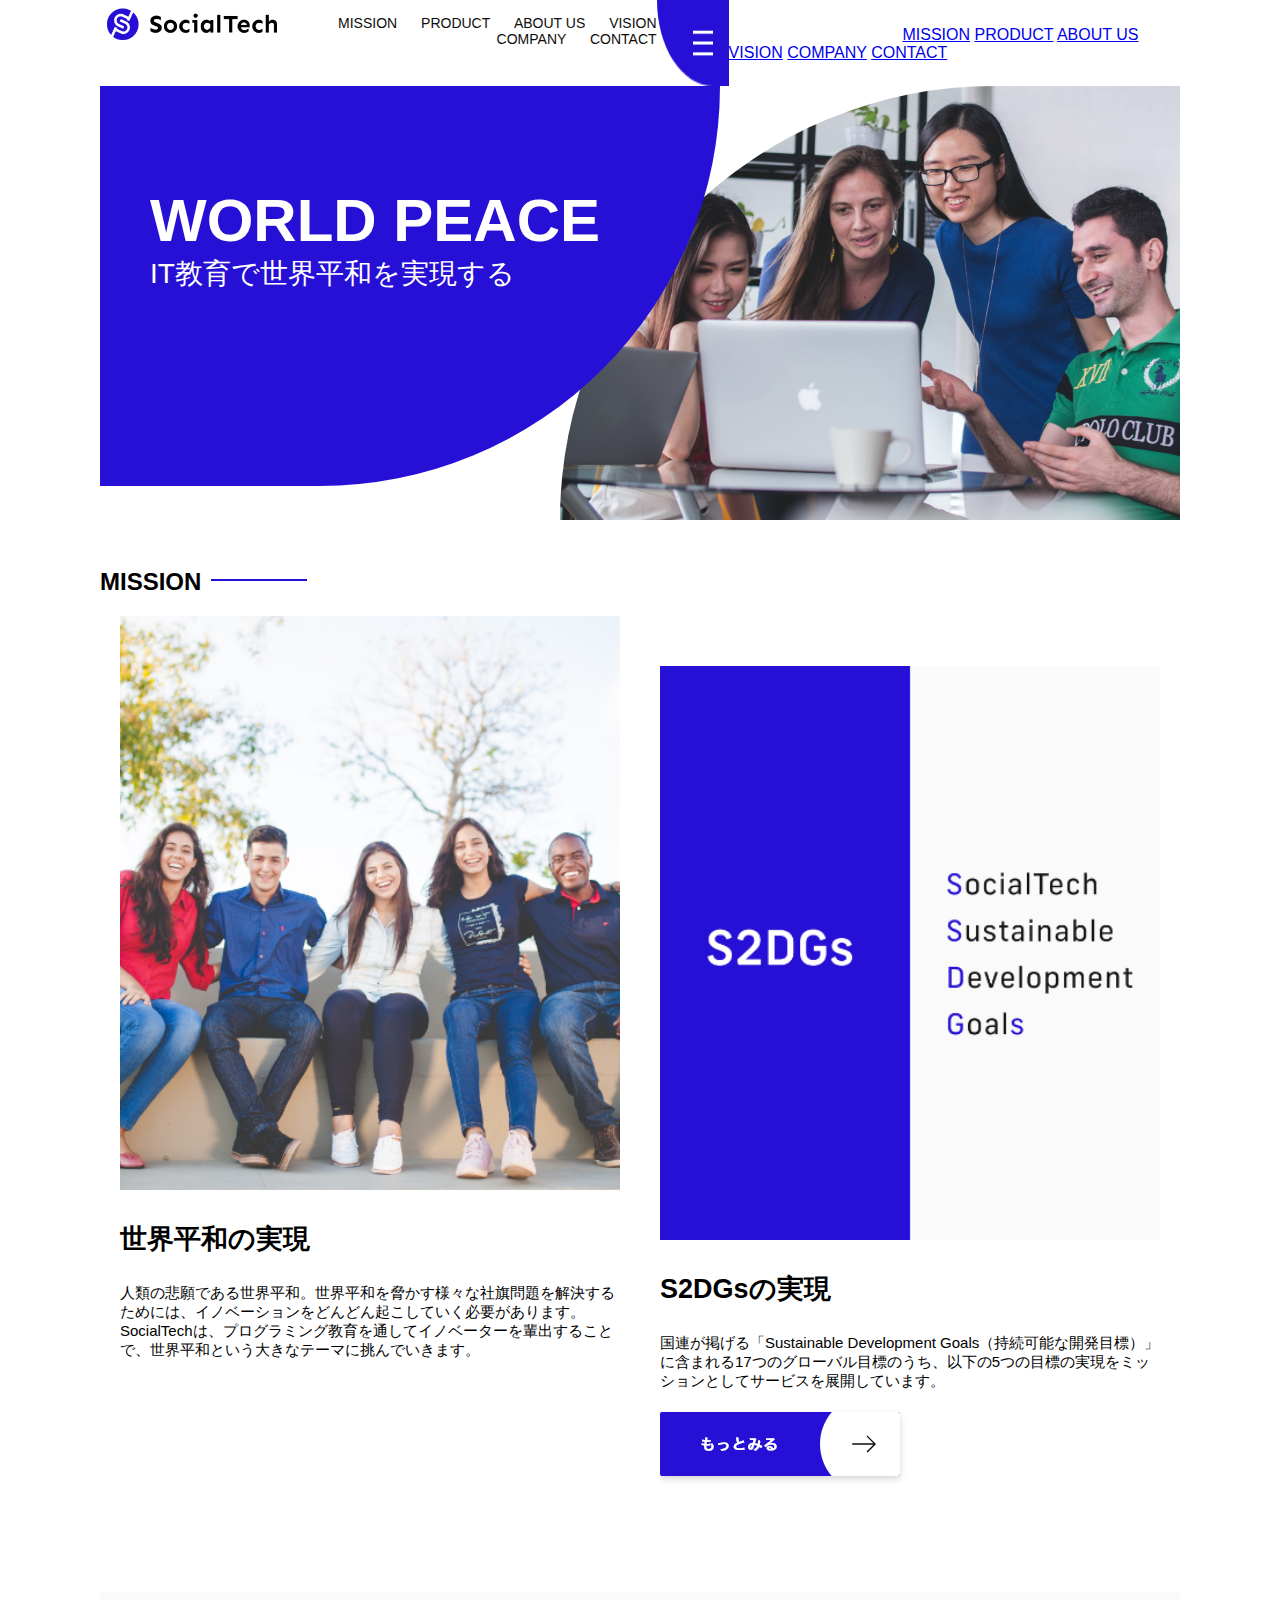
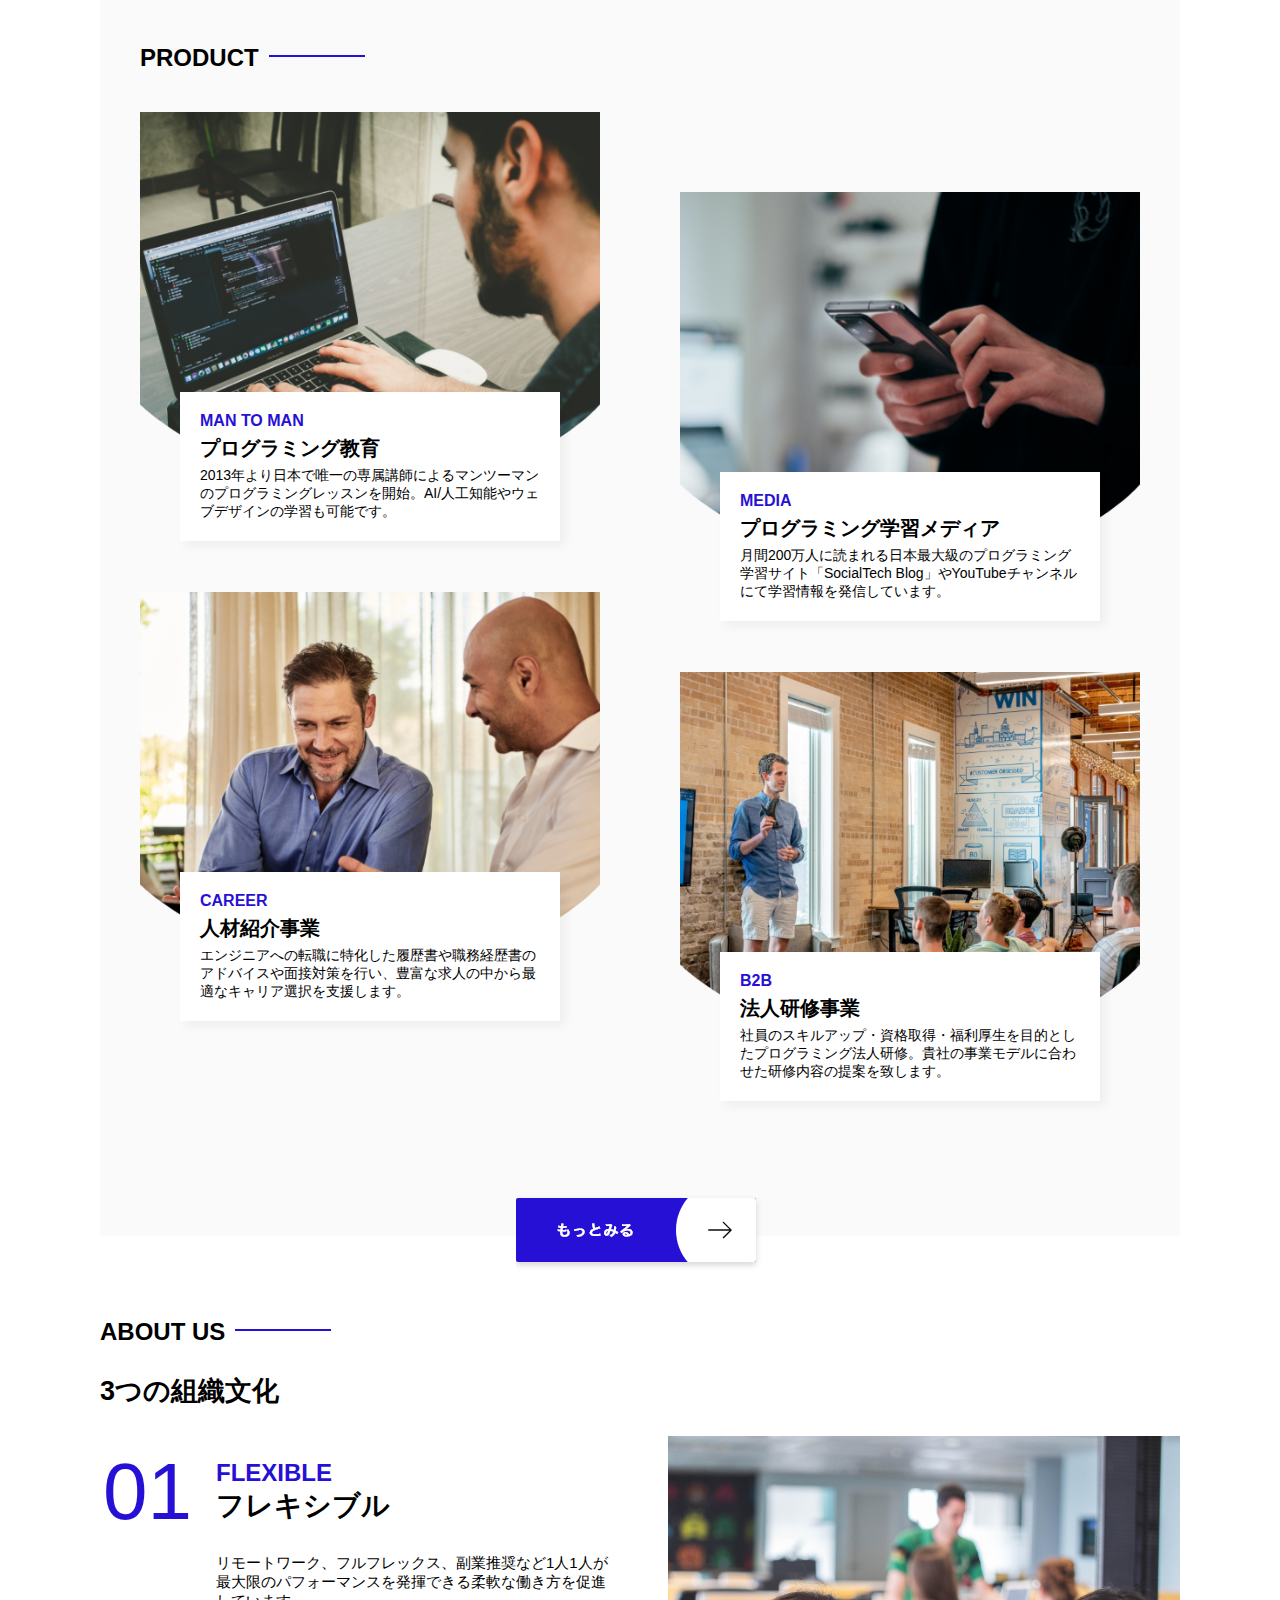
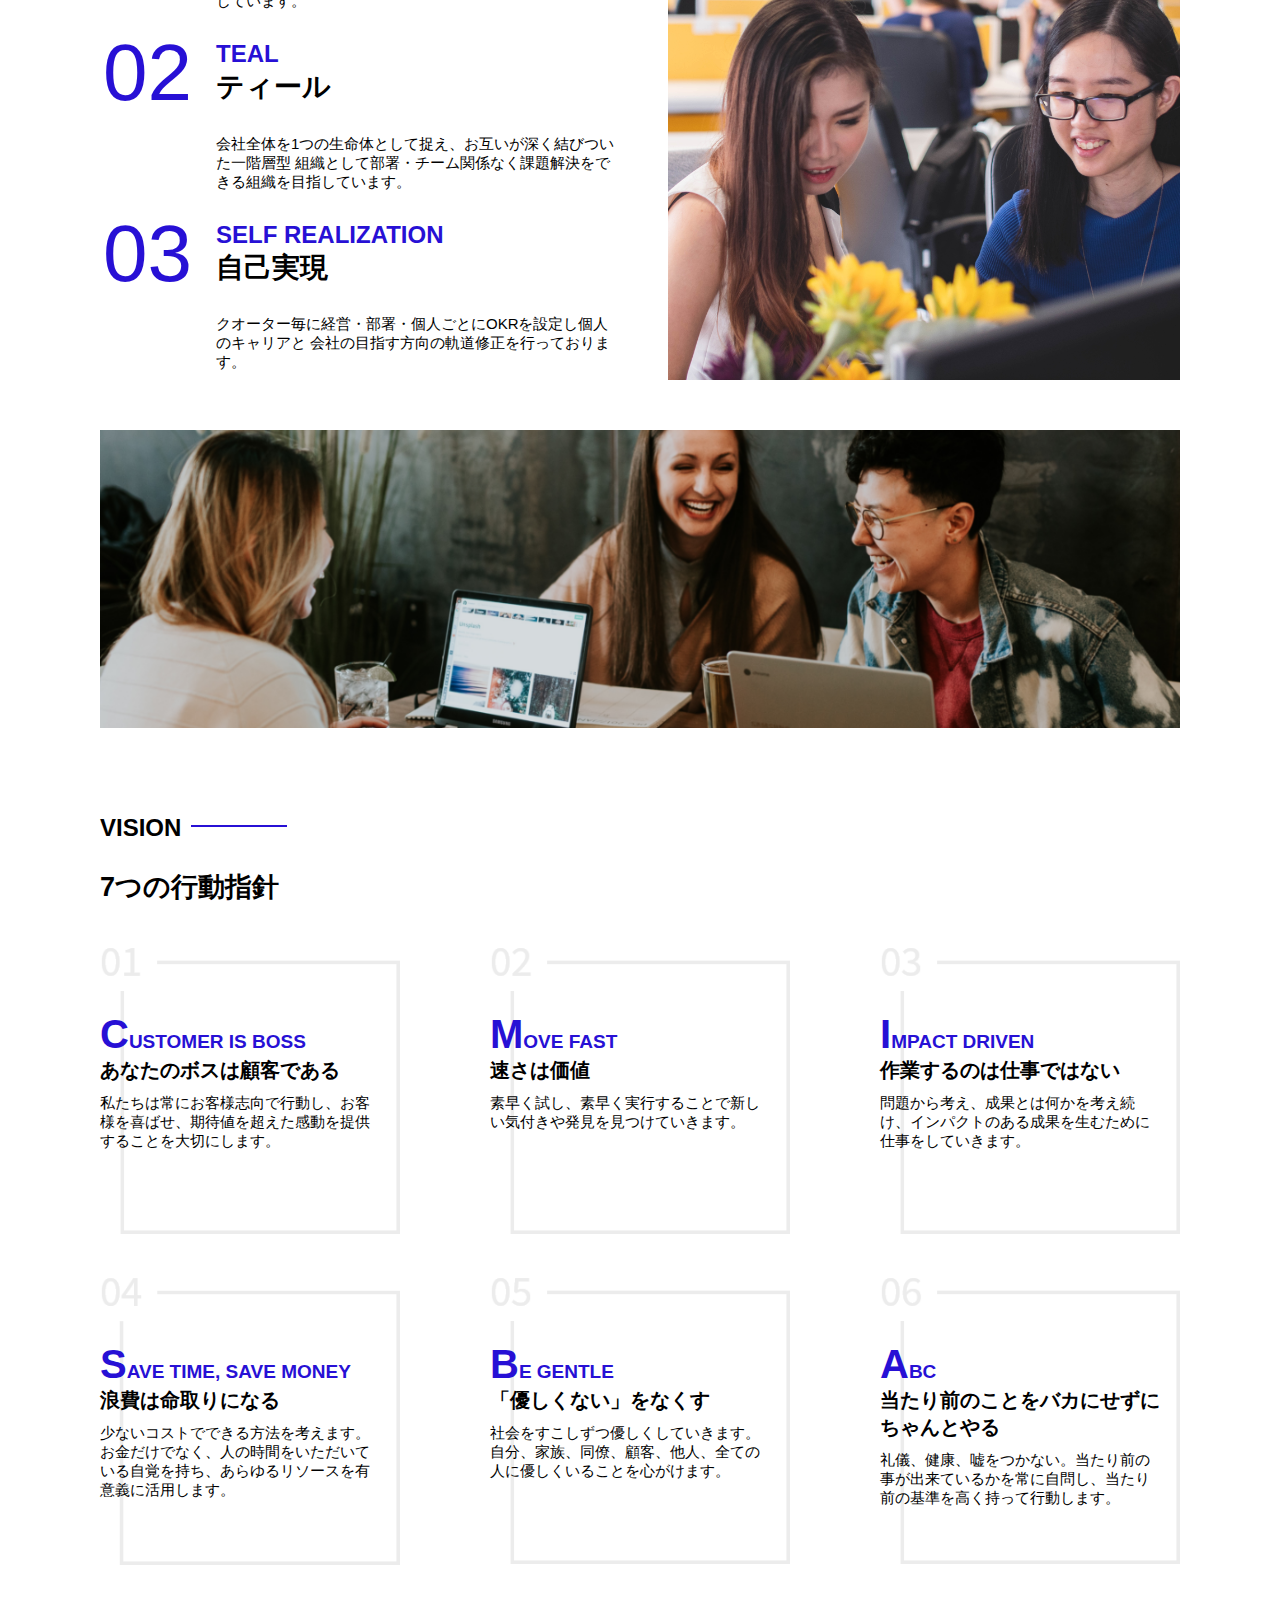
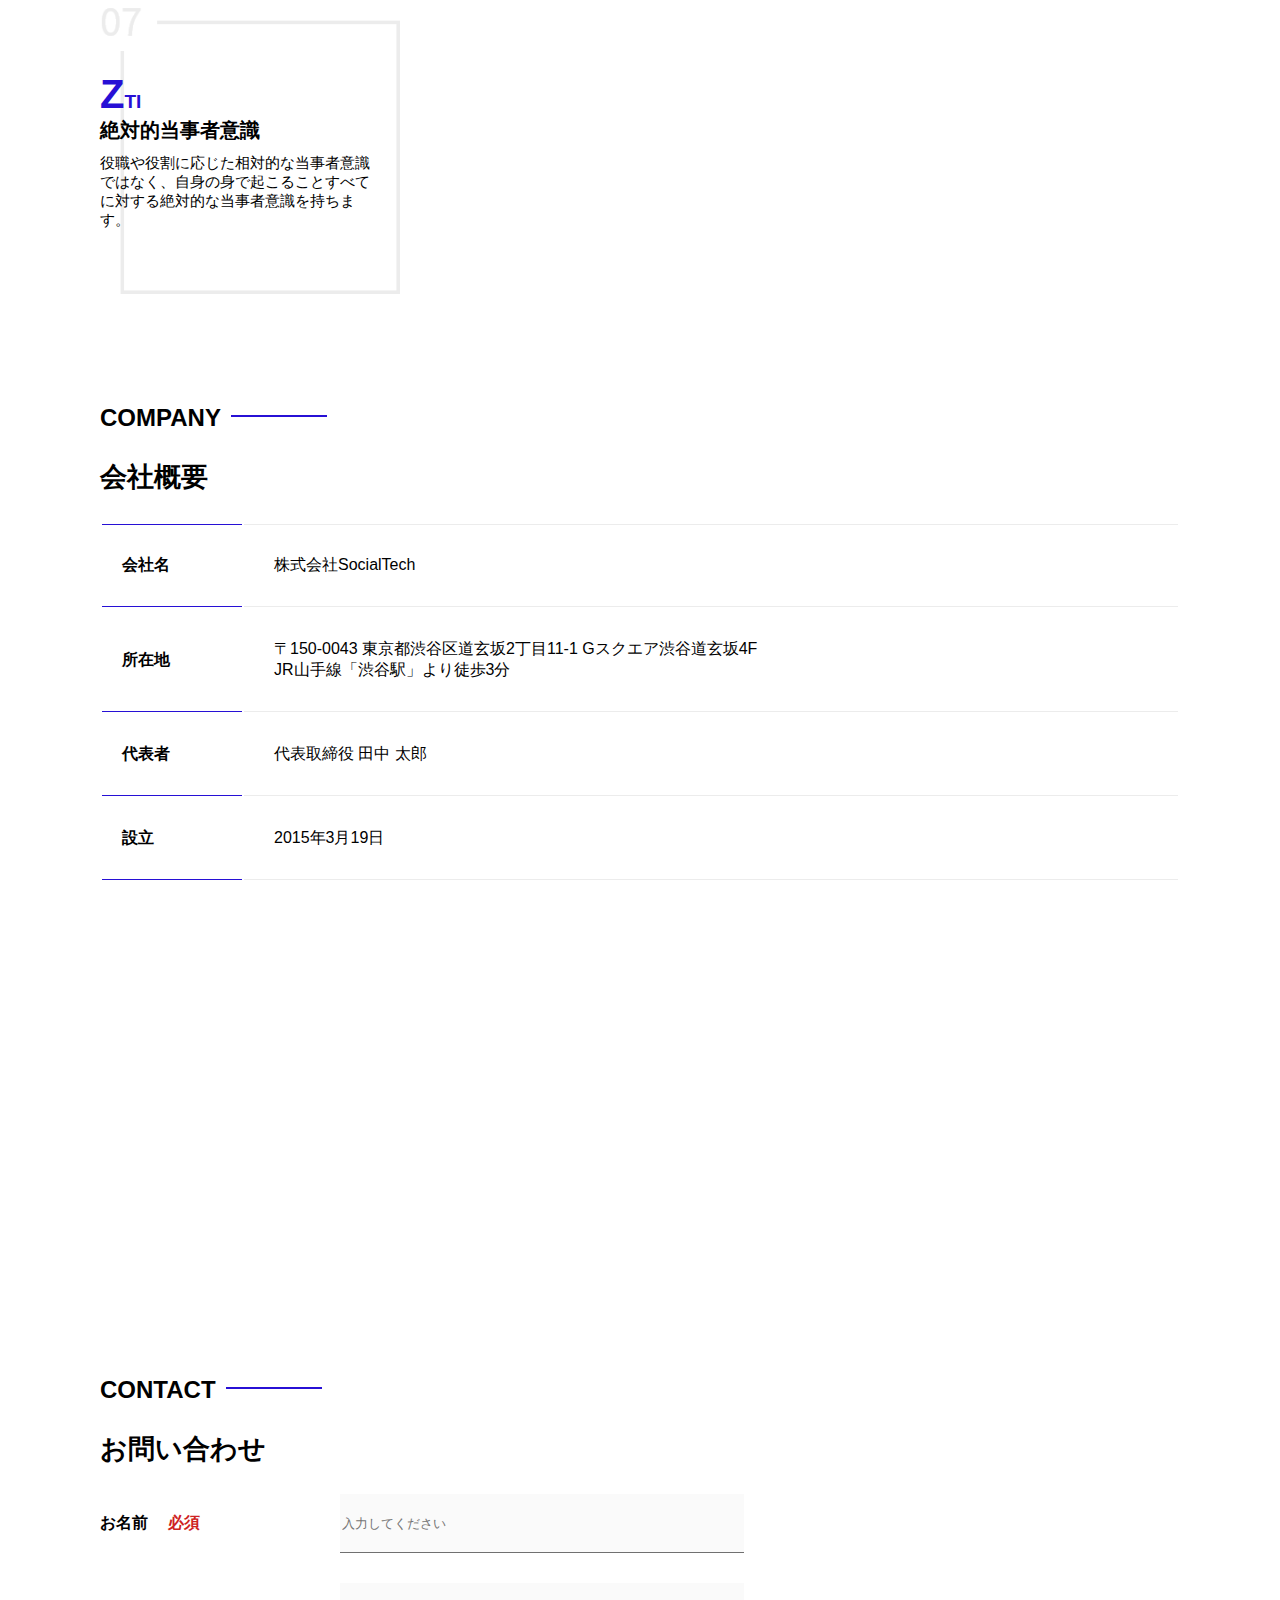
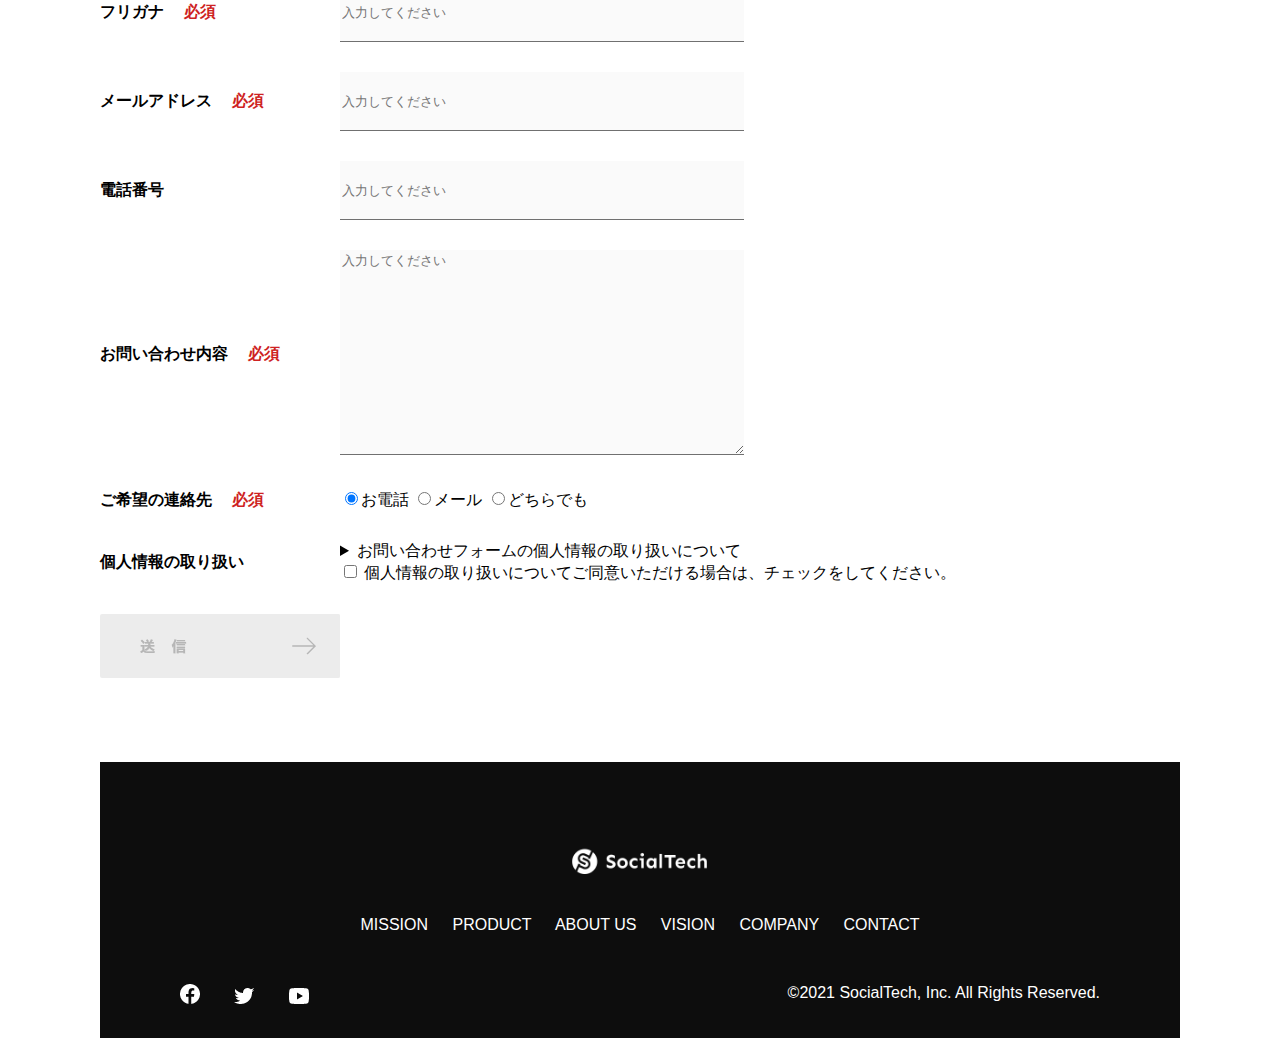
<file: hamburger/socialtech/index.html>
<!DOCTYPE html>
<html>
<head>
  <title>SocialTech</title>
  <meta charset="UTF-8">
  <meta name="description" content="SocialTechはEdTech業界のリーディングカンパニーを目指します。">
  <meta name="viewport" content="width=device-width, initial-scale=1.0">
  <link rel="stylesheet" href="style.css">
</head>
<body>
  <!-- ヘッダー -->
  <header>
    <!-- ロゴ -->
    <a href="index.html" id="logo"><img src="images/logo.png" alt="トップページに戻る"></a>

    <!-- PC用ナビゲーション -->
    <nav id="nav-pc">
      <a href="mission.html">MISSION</a>
      <a href="product.html">PRODUCT</a>
      <a href="index.html#aboutus">ABOUT US</a>
      <a href="index.html#vision">VISION</a>
      <a href="index.html#company">COMPANY</a>
      <a href="index.html#contact">CONTACT</a>
    </nav>
    <!-- スマホ用メニューボタン -->
    <img src="images/button-menu.png" alt="ナビゲーションを開く" id="menu-sp" onclick="document.getElementById('nav-sp').style.display = 'block'">

    <!-- スマホ用ナビゲーション -->
    <nav id="nav-sp">
      <img src="images/button-close.png" alt="ナビゲーションを閉じる" id="close" onclick="document.getElementById('nav-sp').style.display = 'none'">
      <a href="index.html" id="logo-sp" onclick="document.getElementById('nav-sp').style.display = 'none'"><img src="images/logo-sp.png" alt="トップページに戻る"></a>
      <a href="mission.html" class="menu" onclick="document.getElementById('nav-sp').style.display = 'none'">MISSION</a>
      <a href="product.html" class="menu" onclick="document.getElementById('nav-sp').style.display = 'none'">PRODUCT</a>
      <a href="index.html#aboutus" class="menu" onclick="document.getElementById('nav-sp').style.display = 'none'">ABOUT US</a>
      <a href="index.html#vision" class="menu" onclick="document.getElementById('nav-sp').style.display = 'none'">VISION</a>
      <a href="index.html#company" class="menu" onclick="document.getElementById('nav-sp').style.display = 'none'">COMPANY</a>
      <a href="index.html#contact" class="menu" onclick="document.getElementById('nav-sp').style.display = 'none'">CONTACT</a>
      <div id="sns">
        <a href="https://www.facebook.com/sejuku2013"><img src="images/button-facebook.png" alt="Facebookのリンク"></a>
        <a href="https://twitter.com/samuraijuku"><img src="images/button-twitter.png" alt="Twitterのリンク"></a>
        <a href="https://www.youtube.com/channel/UCCFOQO5aDK0xXam4cUQXT8g"><img src="images/button-youtube.png" alt="YouTubeのリンク"></a>
      </div>
    </nav>
  </header>
  <main>
    <article>
      <!-- メインビジュアル -->
      <section id="main-visual">
        <div id="main-massage">
          <h1>WORLD PEACE</h1>
          <p>IT教育で世界平和を実現する</p>
        </div>
        <img src="images/index/index-main.png" alt="PCの周りに集まる多国籍の仲間たち">
      </section>
      <!-- ミッション -->
      <section id="mission">
          <h2 class="index-h2">MISSION</h2>
        <div id="mission-flex">
          <div>
            <img src="images/index/index-mission.png" alt="屋外のベンチで写真を撮影する多国籍の仲間たち" id="mission-photo">
            <h3>世界平和の実現</h3>
            <p>
              人類の悲願である世界平和。世界平和を脅かす様々な社旗問題を解決するためには、イノベーションをどんどん起こしていく必要があります。SocialTechは、プログラミング教育を通してイノベーターを輩出することで、世界平和という大きなテーマに挑んでいきます。
            </p>
          </div>
          <div>
            <img src="images/index/s2dgs.png" alt="S2DGs" id="s2dgs">
            <h3>S2DGsの実現</h3>
            <p>
              国連が掲げる「Sustainable Development Goals（持続可能な開発目標）」に含まれる17つのグローバル目標のうち、以下の5つの目標の実現をミッションとしてサービスを展開しています。
            </p>
            <a href="mission.html">
              <img src="images/button-more.png" alt="もっとみる">
            </a>
          </div>
        </div>
      </section>
      <!-- プロダクト -->
      <section id="product">
        <h2 class="index-h2">PRODUCT</h2>
        <div>
          <div id="product-left">
            <div>
              <img src="images/index/index-mantoman.png" alt="PCでコードを書く男性" class="product-photo">
              <div class="product-explain">
                <span>MAN TO MAN</span>
                <h3>プログラミング教育</h3>
                <p>
                  2013年より日本で唯一の専属講師によるマンツーマンのプログラミングレッスンを開始。AI/人工知能やウェブデザインの学習も可能です。
                </p>              
              </div>
            </div> 
            <div>
              <img src="images/index/index-career.png" alt="笑顔で話し合う２人の男性" class="product-photo">
              <div class="product-explain">
                <span>CAREER</span>
                <h3>人材紹介事業</h3>
                <p>
                  エンジニアへの転職に特化した履歴書や職務経歴書のアドバイスや面接対策を行い、豊富な求人の中から最適なキャリア選択を支援します。
                </p>
              </div>
            </div> 
          </div>
          <div id="product-right">
            <div>
              <img src="images/index/index-media.png" alt="スマートフォンを操作する人" class="product-photo">
              <div class="product-explain">
                <span>MEDIA</span>
                <h3>プログラミング学習メディア</h3>
                <p>
                  月間200万人に読まれる日本最大級のプログラミング学習サイト「SocialTech Blog」やYouTubeチャンネルにて学習情報を発信しています。
                </p>                
              </div>              
            </div>
            <div>
              <img src="images/index/index-b2b.png" alt="講演中の男性とそれを聴く人々" class="product-photo">
              <div class="product-explain">
                <span>B2B</span>
                <h3>法人研修事業</h3>
                <p>
                  社員のスキルアップ・資格取得・福利厚生を目的としたプログラミング法人研修。貴社の事業モデルに合わせた研修内容の提案を致します。
                </p>
              </div>
            </div>
          </div>
        </div>  
        <div>
          <a href="product.html" id="product-more">
            <img src="images/button-more.png" alt="もっとみる">
          </a>
        </div>
      </section>
      <!-- ABOUT US -->
      <section id="aboutus">
        <h2 class="index-h2">ABOUT US</h2>
        <h3>3つの組織文化</h3>
        <div>
          <table class="culture-table">
            <tr>
              <td>
                <span class="culture-num">01</span>
              </td>
              <td>
                <span class="culture-en">FLEXIBLE</span>
                <span class="culture-jp">フレキシブル</span>
              </td>
            </tr>
            <tr>
              <td>
                <!-- 空白のセル -->
              </td>
              <td>
                <p class="culture-description">
                  リモートワーク、フルフレックス、副業推奨など1人1人が最大限のパフォーマンスを発揮できる柔軟な働き方を促進しています。
                </p>
              </td>
            </tr>
            <tr>
              <td>
                <span class="culture-num">02</span>
              </td>
              <td>
                <span class="culture-en">TEAL</span>
                <span class="culture-jp">ティール</span>
              </td>
            </tr>
            <tr>
              <td>
                <!-- 空白のセル -->
              </td>
              <td>
                <p class="culture-description">
                  会社全体を1つの生命体として捉え、お互いが深く結びついた一階層型
                  組織として部署・チーム関係なく課題解決をできる組織を目指しています。
                </p>
              </td>
            </tr>
            <tr>
              <td>
                <span class="culture-num">03</span>
              </td>
              <td>
                <span class="culture-en">SELF REALIZATION</span>
                <span class="culture-jp">自己実現</span>
              </td>
            </tr>
            <tr>
              <td>
                <!-- 空白のセル -->
              </td>
              <td>
                <p class="culture-description">
                  クオーター毎に経営・部署・個人ごとにOKRを設定し個人のキャリアと
                  会社の目指す方向の軌道修正を行っております。
                </p>
              </td>
            </tr>
          </table>
          <img src="images/index/index-aboutus1.png" alt="笑顔で話し合う2人の女性" class="culture-img">
        </div>
        <img src="images/index/index-aboutus2.png" alt="笑顔で話し合う３人の男女" class="culture-img2">
      </section>
      <!-- VISION -->
      <section id="vision">
        <h2 class="index-h2">VISION</h2>
        <h3>7つの行動指針</h3>
        <div>
          <div class="vision-box">
            <img src="images/index/vision-01.png" alt="01">
            <span>
              <h4>CUSTOMER IS BOSS</h4>
              <h5>あなたのボスは顧客である</h5>
              <p>私たちは常にお客様志向で行動し、お客様を喜ばせ、期待値を超えた感動を提供することを大切にします。</p>
            </span>
          </div>
          <div class="vision-box">
            <img src="images/index/vision-02.png" alt="02">
            <span>
              <h4>MOVE FAST</h4>
              <h5>速さは価値</h5>
              <p>素早く試し、素早く実行することで新しい気付きや発見を見つけていきます。</p>
            </span>
          </div>
          <div class="vision-box">
            <img src="images/index/vision-03.png" alt="03">
            <span>
              <h4>IMPACT DRIVEN</h4>
              <h5>作業するのは仕事ではない</h5>
              <p>問題から考え、成果とは何かを考え続け、インパクトのある成果を生むために仕事をしていきます。</p>
            </span>
          </div>
          <div class="vision-box">
            <img src="images/index/vision-04.png" alt="04">
            <span>
              <h4>SAVE TIME, SAVE MONEY</h4>
              <h5>浪費は命取りになる</h5>
              <p>少ないコストでできる方法を考えます。お金だけでなく、人の時間をいただいている自覚を持ち、あらゆるリソースを有意義に活用します。</p>
            </span>
          </div>
          <div class="vision-box">
            <img src="images/index/vision-05.png" alt="05">
            <span>
              <h4>BE GENTLE</h4>
              <h5>「優しくない」をなくす</h5>
              <p>社会をすこしずつ優しくしていきます。自分、家族、同僚、顧客、他人、全ての人に優しくいることを心がけます。</p>
            </span>
          </div>
          <div class="vision-box">
            <img src="images/index/vision-06.png" alt="06">
            <span>
              <h4>ABC</h4>
              <h5>当たり前のことをバカにせずにちゃんとやる</h5>
              <p>礼儀、健康、嘘をつかない。当たり前の事が出来ているかを常に自問し、当たり前の基準を高く持って行動します。</p>
            </span>
          </div>
          <div class="vision-box">
            <img src="images/index/vision-07.png" alt="07">
            <span>
              <h4>ZTI</h4>
              <h5>絶対的当事者意識</h5>
              <p>役職や役割に応じた相対的な当事者意識ではなく、自身の身で起こることすべてに対する絶対的な当事者意識を持ちます。</p>
            </span>
          </div>
        </div>
      </section>
      <!-- COMPANY -->
      <section id="company">
        <h2 class="index-h2">COMPANY</h2>
        <h3>会社概要</h3>
        <table id="company-table">
          <tr>
            <th class="tableheader-first">会社名</th>
            <td class="cell-first">株式会社SocialTech</td>
          </tr>
          <tr>
            <th class="tableheader">所在地</th>
            <td class="cell">〒150-0043 東京都渋谷区道玄坂2丁目11-1 Gスクエア渋谷道玄坂4F<br>JR山手線「渋谷駅」より徒歩3分</td>
          </tr>
          <tr>
            <th class="tableheader">代表者</th>
            <td class="cell">代表取締役 田中 太郎</td>
          </tr>
          <tr>
            <th class="tableheader">設立</th>
            <td class="cell">2015年3月19日</td>
          </tr>
        </table>
        <iframe
          src="https://www.google.com/maps/embed?pb=!1m18!1m12!1m3!1d3241.775954793877!2d139.69361577527346!3d35.65789123125662!2m3!1f0!2f0!3f0!3m2!1i1024!2i768!4f13.1!3m3!1m2!1s0x60188b55ffeee63f%3A0x73330361de4fb84f!2z44CSMTUwLTAwNDMg5p2x5Lqs6YO95riL6LC35Yy66YGT546E5Z2C77yS5LiB55uu77yR77yR4oiSMSBHIDRm!5e0!3m2!1sja!2sjp!4v1700831597131!5m2!1sja!2sjp"
          style="border:0;" allowfullscreen="" loading="lazy" referrerpolicy="no-referrer-when-downgrade"></iframe>
      </section>
      <!-- お問い合わせフォーム -->
      <section id="contact">
        <h2 class="index-h2">CONTACT</h2>
        <h3>お問い合わせ</h3>
        <!-- STATIC FORMSのフォームタグ -->
            <form action="https://api.staticforms.xyz/submit" method="post">
            <input type="text" name="honeypot" style="display:none">
            <!-- STATIC FORMSのアクセスキー -->
            <input type="hidden" name="accessKey" value="a9672e39-1336-40f4-8ef8-9fee1e104699">
            <!-- メールのタイトル -->
            <input type="hidden" name="subject" value="お問い合わせフォーム" />
            <!-- 送信先のメールアドレスをvalueに設定する -->
            <input type="hidden" name="replyTo" value="mooort1023@gmail.com">
            <!-- redirecToのURLは公開後のURLへリンクする -->
            <input type="hidden" name="redirectTo" value="">
          <div>
            <div class="contact-heading">
              <label class="contact-label">お名前<span class="contact-span">必須</span></label>
            </div>
            <div>
              <input type="text" name="name" placeholder="入力してください" class="contact-textbox">
            </div>
          </div>
          <div>
            <div class="contact-heading">
              <label class="contact-label">フリガナ<span class="contact-span">必須</span></label>
            </div>
            <div>
              <input type="text" name="hurigana" placeholder="入力してください" class="contact-textbox">
            </div>
          </div>
          <div>
            <div class="contact-heading">
              <label class="contact-label">メールアドレス<span class="contact-span">必須</span></label>
            </div>
            <div>
              <input type="text" name="email" placeholder="入力してください" class="contact-textbox">
            </div>
          </div>
          <div>
            <div class="contact-heading">
              <label class="contact-label">電話番号</label>
            </div>
            <div>
              <input type="text" name="tel" placeholder="入力してください" class="contact-textbox">
            </div>
          </div>
          <div>
            <div class="contact-heading">
              <label class="contact-label">お問い合わせ内容<span class="contact-span">必須</span></label>
            </div>
            <div>
              <textarea name="message" class="contact-textarea" placeholder="入力してください"></textarea>
            </div>
          </div>
          <div>
            <div class="contact-heading">
              <label class="contact-label">ご希望の連絡先<span class="contact-span">必須</span></label>
            </div>
            <div>
              <input type="radio" class="radiobutton" value="tel" name="contact" checked><label>お電話</label>
              <input type="radio" class="radiobutton" value="mail" name="contact"><label>メール</label>
              <input type="radio" class="radiobutton" value="both" name="contact"><label>どちらでも</label>
            </div>
          </div>
          <div>
            <div class="contact-heading">
              <label class="contact-label">個人情報の取り扱い</label>
            </div>
            <div>
              <details>
                <summary>お問い合わせフォームの個人情報の取り扱いについて</summary>
                <div>
                  <span>１．組織の名称又は氏名</span><br>
                  株式会社SocialTech<br><br>
                  <span>２．個人情報保護管理者（若しくはその代理人）の氏名又は職名、所属及び連絡先
                    鈴木 一郎 コーポレート部</span><br>
                  メールアドレス：support@socialtech.net<br>
                  TEL：03-xxxx-xxxx <br>
                  <span>３．個人情報の利用目的</span><br>
                  ・本サービス及び本サービスに関連する情報の提供又はそれらに関する連絡のため<br>
                  ・ユーザーの本人確認のため<br>
                  ・当社サービスのご案内のため<br>
                  ・当社の商品等の広告または宣伝（電子メールによるものを含むものとします。）<br><br>
                  <span>４．個人情報の取り扱い業務の委託</span><br>
                  個人情報の取扱業務の全部または一部を外部に業務委託する場合があります。<br>
                  その際、弊社は、個人情報を適切に保護できる管理体制を敷き実行していることを条件として<br>
                  委託先を厳選したうえで、機密保持契約を委託先と締結し、お客様の個人情報を厳密に管理させます。<br><br>
                  <span>５．個人情報の開示等の請求</span><br>
                  お客様は、弊社に対してご自身の個人情報の開示等（利用目的の通知、開示、内容の訂正・追加・削除、利用の停止または消去、第三者への提供の停止）に関して、当社問合わせ窓口に申し出ることができます。<br>
                  その際、弊社はお客様ご本人を確認させていただいたうえで、合理的な期間内に対応いたします。<br><br>
                  なお、個人情報に関する弊社問合わせ先は、次の通りです。<br><br>
                  株式会社SocialTech　個人情報問合せ窓口<br>
                  〒150-0043　東京都渋谷区道玄坂2丁目11-1 Ｇスクエア渋谷道玄坂 4F<br>
                  メールアドレス：support@socialtech.net　TEL：03-xxxx-xxxx<br><br>
                  <span>６．個人情報を提供されることの任意性について</span><br><br>
                  お客様がご自身の個人情報を弊社に提供されるか否かは、お客様のご判断によりますが、もしご提供されない場合には、適切なサービスが提供できない場合がありますので予めご了承ください。
                </div>
              </details>
              <input type="checkbox" name="agree">
              <span>個人情報の取り扱いについてご同意いただける場合は、チェックをしてください。</span>
            </div>
          </div>
          <input type="image" src="images/button-submit.png" alt="送信する">
        </form>
      </section>
    </article>
    <footer>
      <div id="footer-logo">
        <img src="images/logo-sp.png" alt="SocialTech">
      </div>
      <div id="footer-link">
        <a href="mission.html">MISSION</a>
        <a href="product.html">PRODUCT</a>
        <a href="index.html#aboutus">ABOUT US</a>
        <a href="index.html#vision">VISION</a>
        <a href="index.html#company">COMPANY</a>
        <a href="index.html#contact">CONTACT</a>
      </div>
      <div id="sns-footer">
        <a href="https://www.facebook.com/sejuku2013"><img src="images/button-facebook.png" alt="Facebookのリンク"></a>
        <a href="https://twitter.com/samuraijuku"><img src="images/button-twitter.png" alt="Twitterのリンク"></a>
        <a href="https://www.youtube.com/channel/UCCFOQO5aDK0xXam4cUQXT8g"><img src="images/button-youtube.png" alt="YouTubeのリンク"></a>
        <span id="copyright">&copy;2021 SocialTech, Inc. All Rights Reserved.</span>
      </div>
    </footer>
  </main>
</body>
</html>
</file>
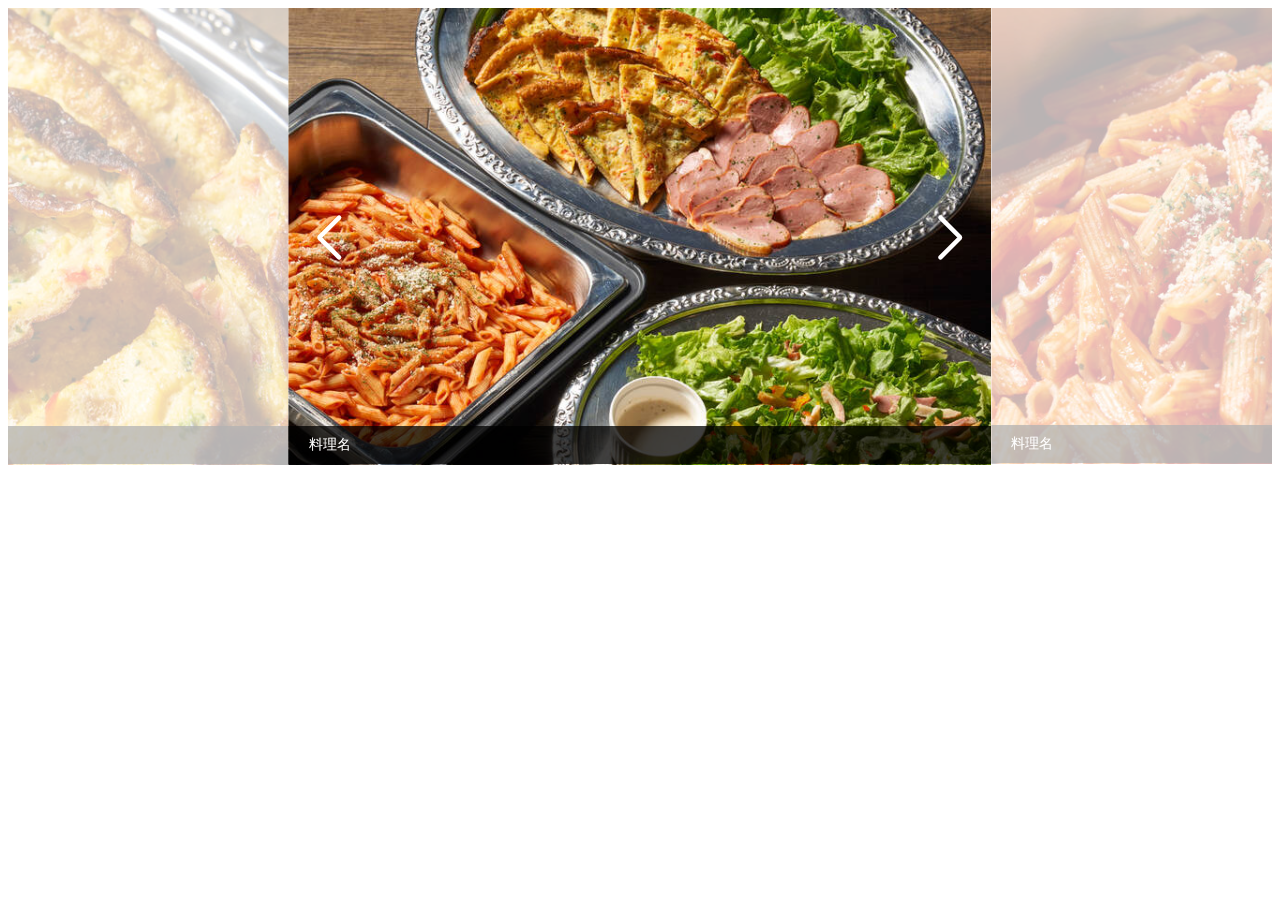
<file: slider/slider/index.html>
<!DOCTYPE html>
<html lang="ja">
<head>
  <meta charset="UTF-8">
  <meta name="viewport" content="width=device-width, initial-scale=1.0">
  <title>slider</title>
  <link rel="stylesheet" href="style.css">
  <link rel="stylesheet" href="https://cdn.jsdelivr.net/npm/swiper@11/swiper-bundle.min.css"/>
</head>
<body>

  <!-- Slider main container -->
<div class="swiper">
  <!-- Additional required wrapper -->
  <div class="swiper-wrapper">
    <!-- Slides -->
    <div class="swiper-slide">
      <div class="slide-item">
        <img src="image/750x488_item_image1.jpg" alt="">
        <p>料理名</p>
      </div>
    </div>
    <div class="swiper-slide">
      <div class="slide-item">
        <img src="image/750x488_item_image2.jpg" alt="">
        <p>料理名</p>
      </div>
    </div>
    <div class="swiper-slide">
      <div class="slide-item">
        <img src="image/750x488_item_image3.jpg" alt="">
        <p>料理名</p>
      </div>
    </div>
    <div class="swiper-slide">
      <div class="slide-item">
        <img src="image/750x488_item_image4.jpg" alt="">
        <p>料理名</p>
      </div>
    </div>
    <div class="swiper-slide">
      <div class="slide-item">
        <img src="image/750x488_item_image5.jpg" alt="">
        <p>料理名</p>
      </div>
    </div>

  </div>
  <!-- navigation buttons -->
  <div class="swiper-button-prev"></div>
  <div class="swiper-button-next"></div>
</div>



  <script src="https://cdn.jsdelivr.net/npm/swiper@11/swiper-bundle.min.js"></script>
  <script src="script.js"></script>
</body>
</html>
</file>
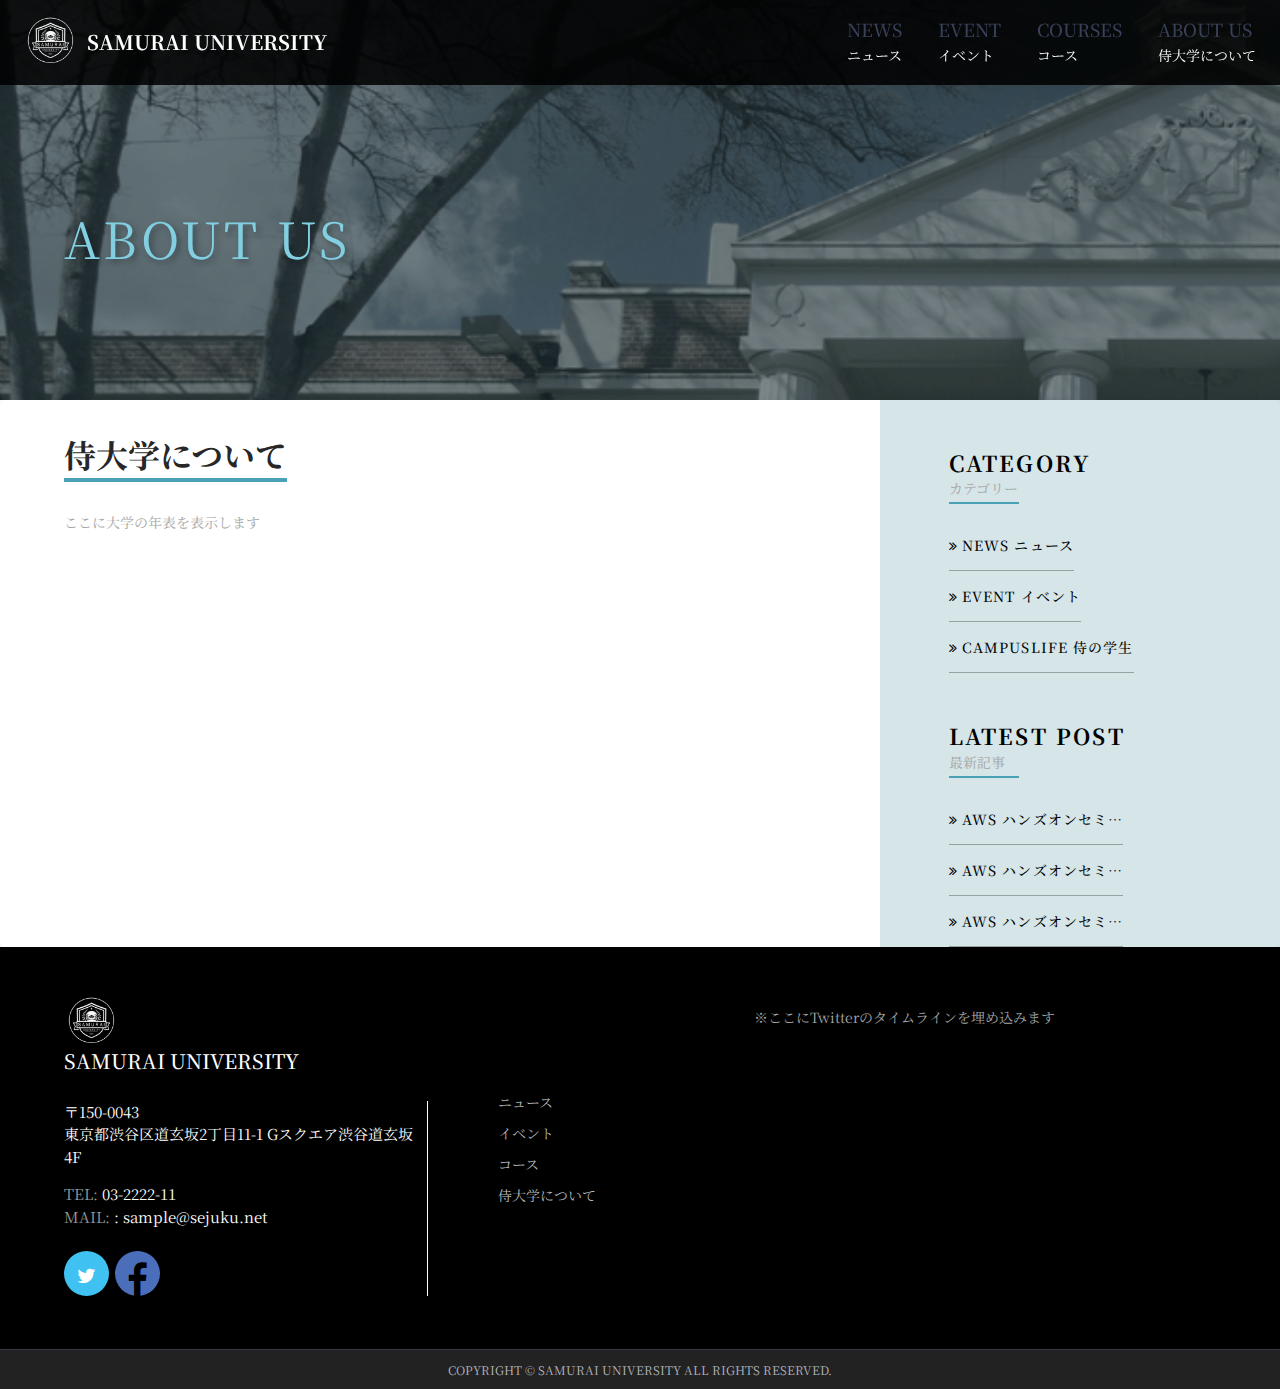
<file: samurai_university/samurai_university/about.html>
<!-- header.php ここから -->
<!DOCTYPE html>

<head>
  <title>samurai university</title>
  <meta charset="utf-8" />
  <meta http-equiv="X-UA-Compatible" content="IE=edge" />
  <meta name="description" content="samurai university" />
  <meta name="viewport" content="width=device-width, initial-scale=1" />
  <link rel="stylesheet" type="text/css" href="styles/bootstrap4/bootstrap.min.css" />
  <link href="plugins/font-awesome-4.7.0/css/font-awesome.min.css" rel="stylesheet" type="text/css" />
  <link rel="stylesheet" type="text/css" href="styles/main_styles.css" />
</head>

<body>
  <div class="super_container">
    <!-- ヘッダーここから -->
    <header class="header">
      <div class="header_container">
        <div class="">
          <nav class="navbar navbar-expand-lg">
            <div class="logo_container">
              <a href="index.php">
                <div class="logo_text">
                  <a href="index.html">
                    <img src="images/logo_big.png" />
                    <span>Samurai University</span>
                  </a>
                </div>
              </a>
            </div>
            <button class="navbar-toggler" type="button" data-toggle="collapse" data-target="#navbarSupportedContent"
              aria-controls="navbarSupportedContent" aria-expanded="false" aria-label="Toggle navigation">
              <i class="fa fa-bars toggle-menu" aria-hidden="true"></i>
            </button>
            <div class="collapse navbar-collapse" id="navbarSupportedContent">
              <ul class="navbar-nav flex-row ml-md-auto d-md-flex main_nav">
                <li class="nav-item">
                  <a class="nav-link" href="news.html">
                    NEWS
                    <p>ニュース</p>
                  </a>
                </li>
                <li class="nav-item">
                  <a class="nav-link" href="events.html">
                    EVENT
                    <p>イベント</p>
                  </a>
                </li>
                <li class="nav-item">
                  <a class="nav-link" href="courses.html">
                    COURSES
                    <p>コース</p>
                  </a>
                </li>
                <li class="nav-item">
                  <a class="nav-link" href="about.html">
                    ABOUT US
                    <p>侍大学について</p>
                  </a>
                </li>
              </ul>
            </div>
          </nav>
        </div>
      </div>
    </header>
    <!-- ヘッダー ここまで -->
    <!-- header.php ここまで -->

    <!-- Home -->

    <div class="home">
      <div class="breadcrumbs_container">
        <div class="image_header">
          <div class="header_info">
            <!-- titleを出力します -->
            <div>about us</div>
          </div>
        </div>
      </div>
    </div>

    <!-- Course -->

    <div class="course">
      <div class="row content-body">
        <!-- Course -->
        <div class="col-lg-8">
          <!-- Course Tabs -->
          <div class="course_tabs_container">
            <div class="tab_panels">
              <!-- Description -->
              <div class="tab_panel">
                <div class="tab_panel_title">侍大学について</div>
                <!-- ここからはすべて the_content()で置き換えるため削除します。 -->
                ここに大学の年表を表示します
                <!-- ここまではすべて the_content()で置き換えるため削除します。 -->
              </div>
            </div>
          </div>
        </div>

        <!-- Course Sidebar -->
        <div class="col-lg-4" style="background-color: #2b7b8e33">
          <div class="sidebar">
            <div class="category">
              <div class="section_title_container category_title">
                <h2>CATEGORY</h2>
                <div class="section_subtitle">カテゴリー</div>
              </div>
              <div class="sidebar_categories">
                <ul>
                  <li><a href="#">News ニュース</a></li>
                  <li><a href="#">Event イベント</a></li>
                  <li><a href="#">CampusLife 侍の学生</a></li>
                </ul>
              </div>
            </div>
            <div class="category">
              <div class="section_title_container category_title">
                <h2>Latest Post</h2>
                <div class="section_subtitle">最新記事</div>
              </div>
              <div class="sidebar_categories">
                <ul>
                  <li><a href="#">AWS ハンズオンセミ…</a></li>
                  <li><a href="#">AWS ハンズオンセミ…</a></li>
                  <li><a href="#">AWS ハンズオンセミ…</a></li>
                </ul>
              </div>
            </div>
          </div>
        </div>
      </div>
    </div>

    <!-- footer.php ここから -->
    <footer class="footer">
      <div class="row footer_row">
        <div class="col">
          <div class="footer_content">
            <div class="row">
              <div class="col-lg-4 footer_col">
                <div class="footer_section footer_about">
                  <div class="footer_logo_container">
                    <img src="images/logo_big.png" alt="" />
                    <a href="">
                      <div class="footer_logo_text">Samurai University</div>
                    </a>
                  </div>
                  <div class="footer_contact_info">
                    <div>〒150-0043</div>
                    <div>東京都渋谷区道玄坂2丁目11-1 Gスクエア渋谷道玄坂4F</div>
                    <ul>
                      <li><span>TEL: </span>03-2222-11</li>
                      <li><span>MAIL: </span>: sample@sejuku.net</li>
                    </ul>
                  </div>
                  <div class="footer_social">
                    <ul>
                      <li>
                        <a href=""><i class="fa fa-twitter" aria-hidden="true"></i></a>
                      </li>
                      <li>
                        <a href=""><i class="fa fa-facebook" aria-hidden="true"></i></a>
                      </li>
                    </ul>
                  </div>
                </div>
              </div>
              <div class="col-lg-3 footer_col">
                <div class="footer_section footer_links">
                  <div class="footer_links_container">
                    <ul>
                      <li><a href="news.html">ニュース</a></li>
                      <li><a href="events.html">イベント</a></li>
                      <li><a href="courses.html">コース</a></li>
                      <li><a href="about.html">侍大学について</a></li>
                    </ul>
                  </div>
                </div>
              </div>
              <div class="col-lg-5 footer_col clearfix">
                ※ここにTwitterのタイムラインを埋め込みます
              </div>
            </div>
          </div>
        </div>
      </div>
      <div class="row copyright_row">
        <div class="col">
          <div class="copyright d-flex flex-lg-row flex-column align-items-center justify-content-start">
            <div class="cr_text">
              Copyright &copy; Samurai University All Rights Reserved.
            </div>
          </div>
        </div>
      </div>
    </footer>
  </div>

  <!--jQuery-->
  <script src="js/jquery-3.2.1.min.js"></script>
  <script src="styles/bootstrap4/popper.js"></script>
  <script src="styles/bootstrap4/bootstrap.min.js"></script>
  <script type="text/javascript">
    $(".carousel").carousel();
  </script>

</body>

</html>
<!-- footer.php ここまで -->
</file>
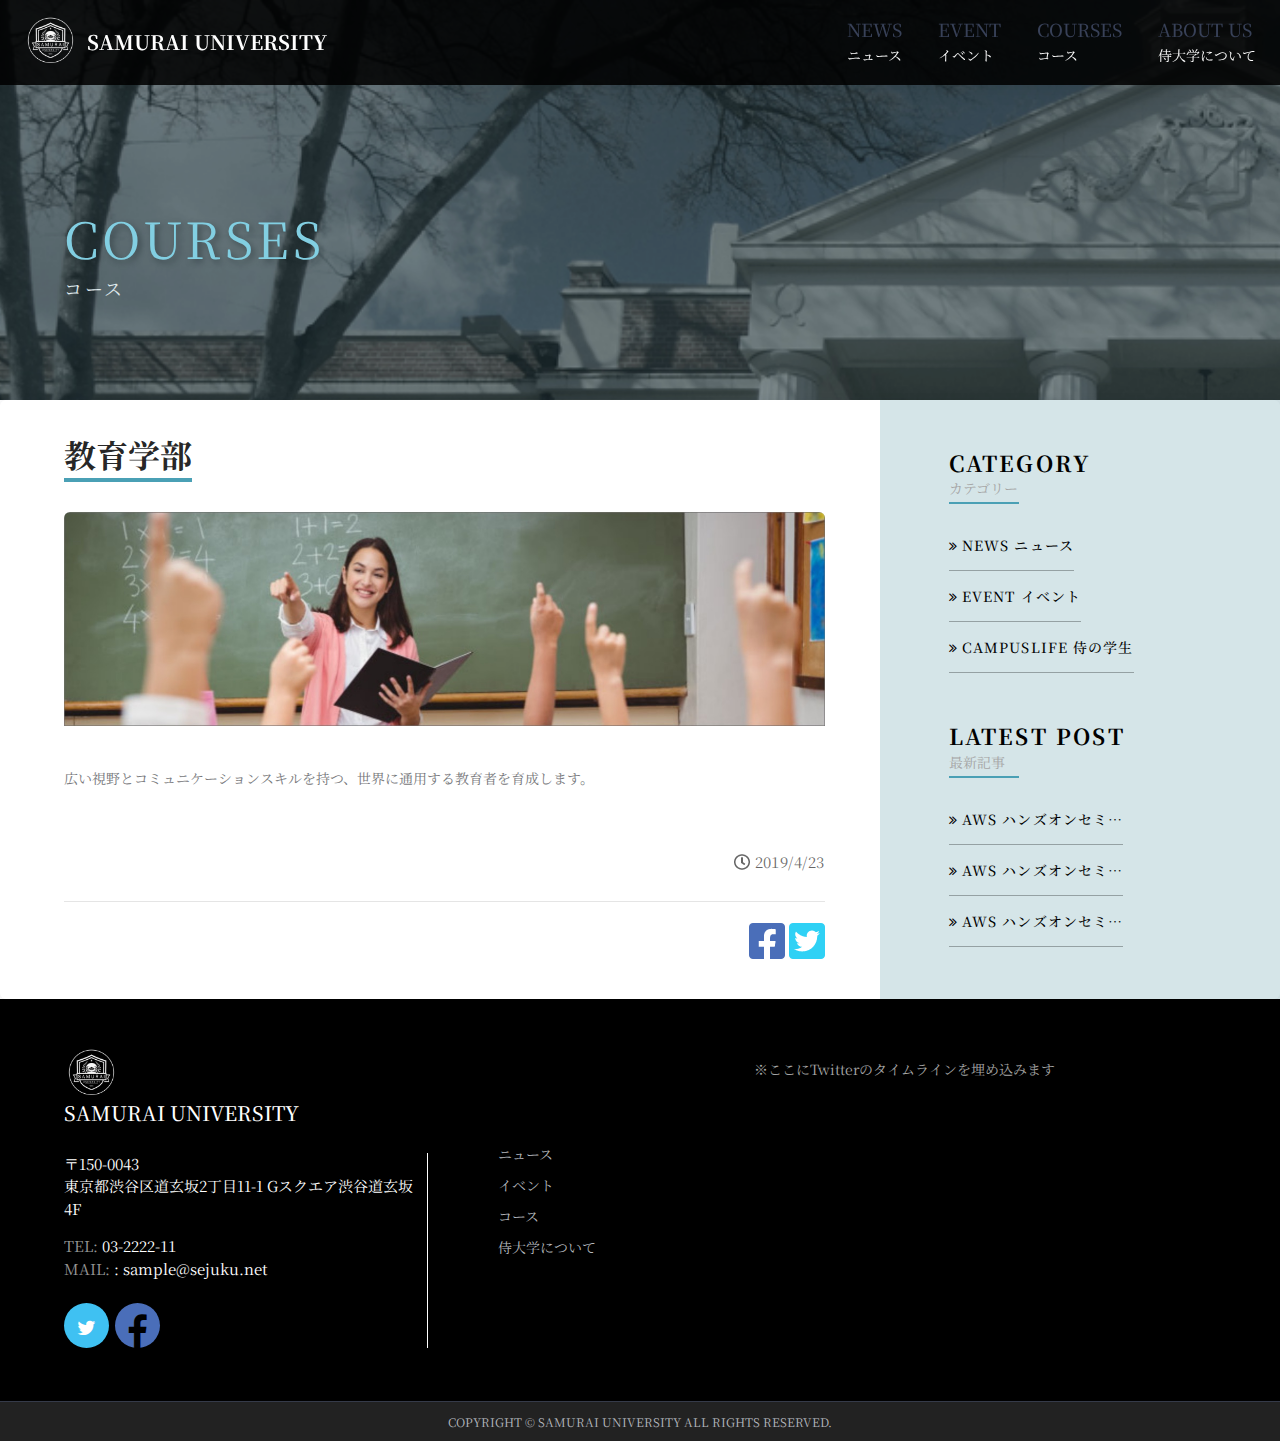
<file: samurai_university/samurai_university/courses_detail.html>
<!-- header.php ここから -->
<!DOCTYPE html>

<head>
  <title>samurai university</title>
  <meta charset="utf-8" />
  <meta http-equiv="X-UA-Compatible" content="IE=edge" />
  <meta name="description" content="samurai university" />
  <meta name="viewport" content="width=device-width, initial-scale=1" />
  <link rel="stylesheet" type="text/css" href="styles/bootstrap4/bootstrap.min.css" />
  <link href="plugins/font-awesome-4.7.0/css/font-awesome.min.css" rel="stylesheet" type="text/css" />
  <link rel="stylesheet" type="text/css" href="styles/main_styles.css" />
</head>

<body>
  <div class="super_container">
    <!-- ヘッダーここから -->
    <header class="header">
      <div class="header_container">
        <div class="">
          <nav class="navbar navbar-expand-lg">
            <div class="logo_container">
              <a href="index.php">
                <div class="logo_text">
                  <a href="index.html">
                    <img src="images/logo_big.png" />
                    <span>Samurai University</span>
                  </a>
                </div>
              </a>
            </div>
            <button class="navbar-toggler" type="button" data-toggle="collapse" data-target="#navbarSupportedContent"
              aria-controls="navbarSupportedContent" aria-expanded="false" aria-label="Toggle navigation">
              <i class="fa fa-bars toggle-menu" aria-hidden="true"></i>
            </button>
            <div class="collapse navbar-collapse" id="navbarSupportedContent">
              <ul class="navbar-nav flex-row ml-md-auto d-md-flex main_nav">
                <li class="nav-item">
                  <a class="nav-link" href="news.html">
                    NEWS
                    <p>ニュース</p>
                  </a>
                </li>
                <li class="nav-item">
                  <a class="nav-link" href="events.html">
                    EVENT
                    <p>イベント</p>
                  </a>
                </li>
                <li class="nav-item">
                  <a class="nav-link" href="courses.html">
                    COURSES
                    <p>コース</p>
                  </a>
                </li>
                <li class="nav-item">
                  <a class="nav-link" href="about.html">
                    ABOUT US
                    <p>侍大学について</p>
                  </a>
                </li>
            </div>
          </nav>
        </div>
      </div>
    </header>
    <!-- ヘッダー ここまで -->
    <!-- header.php ここまで -->

    <!-- Home -->

    <div class="home">
      <div class="breadcrumbs_container">
        <div class="image_header">
          <div class="header_info">
            <div>Courses</div>
            <div>コース</div>
          </div>
        </div>
      </div>
    </div>

    <!-- Course -->

    <div class="course">
      <div class="row content-body">
        <!-- Course -->
        <div class="col-lg-8">
          <!-- Course Tabs -->
          <div class="course_tabs_container">
            <div class="tab_panels">
              <!-- Description -->
              <div class="tab_panel">
                <div class="tab_panel_title">教育学部</div>
                <div class="tab_panel_header">
                </div>
                <div class="tab_panel_content">
                  <div class="course_image"><img src="images/PIC6-3.jpg" alt=""></div>
                  <div class="tab_panel_text">
                    <p>
                      広い視野とコミュニケーションスキルを持つ、世界に通用する教育者を育成します。
                    </p>
                  </div>
                  <div class="campus_footer_content d-flex flex-row align-items-center justify-content-start">
                    <img src="images/clock.png"><span>2019/4/23</span>
                  </div>
                  <hr>
                  <div class="social_share">
                    <img src="images/facebook-square-brands.png" alt="">
                    <img src="images/twitter-square-brands.png" alt="">
                  </div>
                </div>
              </div>
            </div>
          </div>
        </div>

        <!-- Course Sidebar -->
        <div class="col-lg-4" style="background-color: #2b7b8e33">
          <div class="sidebar">
            <div class="category">
              <div class="section_title_container category_title">
                <h2>CATEGORY</h2>
                <div class="section_subtitle">カテゴリー</div>
              </div>
              <div class="sidebar_categories">
                <ul>
                  <li><a href="#">News ニュース</a></li>
                  <li><a href="#">Event イベント</a></li>
                  <li><a href="#">CampusLife 侍の学生</a></li>
                </ul>
              </div>
            </div>
            <div class="category">
              <div class="section_title_container category_title">
                <h2>Latest Post</h2>
                <div class="section_subtitle">最新記事</div>
              </div>
              <div class="sidebar_categories">
                <ul>
                  <li><a href="#">AWS ハンズオンセミ…</a></li>
                  <li><a href="#">AWS ハンズオンセミ…</a></li>
                  <li><a href="#">AWS ハンズオンセミ…</a></li>
                </ul>
              </div>
            </div>
          </div>
        </div>
      </div>
    </div>

    <!-- footer.php ここから -->
    <footer class="footer">
      <div class="row footer_row">
        <div class="col">
          <div class="footer_content">
            <div class="row">
              <div class="col-lg-4 footer_col">
                <div class="footer_section footer_about">
                  <div class="footer_logo_container">
                    <img src="images/logo_big.png" alt="" />
                    <a href="">
                      <div class="footer_logo_text">Samurai University</div>
                    </a>
                  </div>
                  <div class="footer_contact_info">
                    <div>〒150-0043</div>
                    <div>東京都渋谷区道玄坂2丁目11-1 Gスクエア渋谷道玄坂4F</div>
                    <ul>
                      <li><span>TEL: </span>03-2222-11</li>
                      <li><span>MAIL: </span>: sample@sejuku.net</li>
                    </ul>
                  </div>
                  <div class="footer_social">
                    <ul>
                      <li>
                        <a href=""><i class="fa fa-twitter" aria-hidden="true"></i></a>
                      </li>
                      <li>
                        <a href=""><i class="fa fa-facebook" aria-hidden="true"></i></a>
                      </li>
                    </ul>
                  </div>
                </div>
              </div>
              <div class="col-lg-3 footer_col">
                <div class="footer_section footer_links">
                  <div class="footer_links_container">
                    <ul>
                      <li><a href="news.html">ニュース</a></li>
                      <li><a href="events.html">イベント</a></li>
                      <li><a href="courses.html">コース</a></li>
                      <li><a href="about.html">侍大学について</a></li>
                    </ul>
                  </div>
                </div>
              </div>
              <div class="col-lg-5 footer_col clearfix">
                ※ここにTwitterのタイムラインを埋め込みます
              </div>
            </div>
          </div>
        </div>
      </div>
      <div class="row copyright_row">
        <div class="col">
          <div class="copyright d-flex flex-lg-row flex-column align-items-center justify-content-start">
            <div class="cr_text">
              Copyright &copy; Samurai University All Rights Reserved.
            </div>
          </div>
        </div>
      </div>
    </footer>
  </div>

  <!--jQuery-->
  <script src="js/jquery-3.2.1.min.js"></script>
  <script src="styles/bootstrap4/popper.js"></script>
  <script src="styles/bootstrap4/bootstrap.min.js"></script>
  <script type="text/javascript">
    $(".carousel").carousel();
  </script>

</body>

</html>
<!-- footer.php ここまで -->
</file>
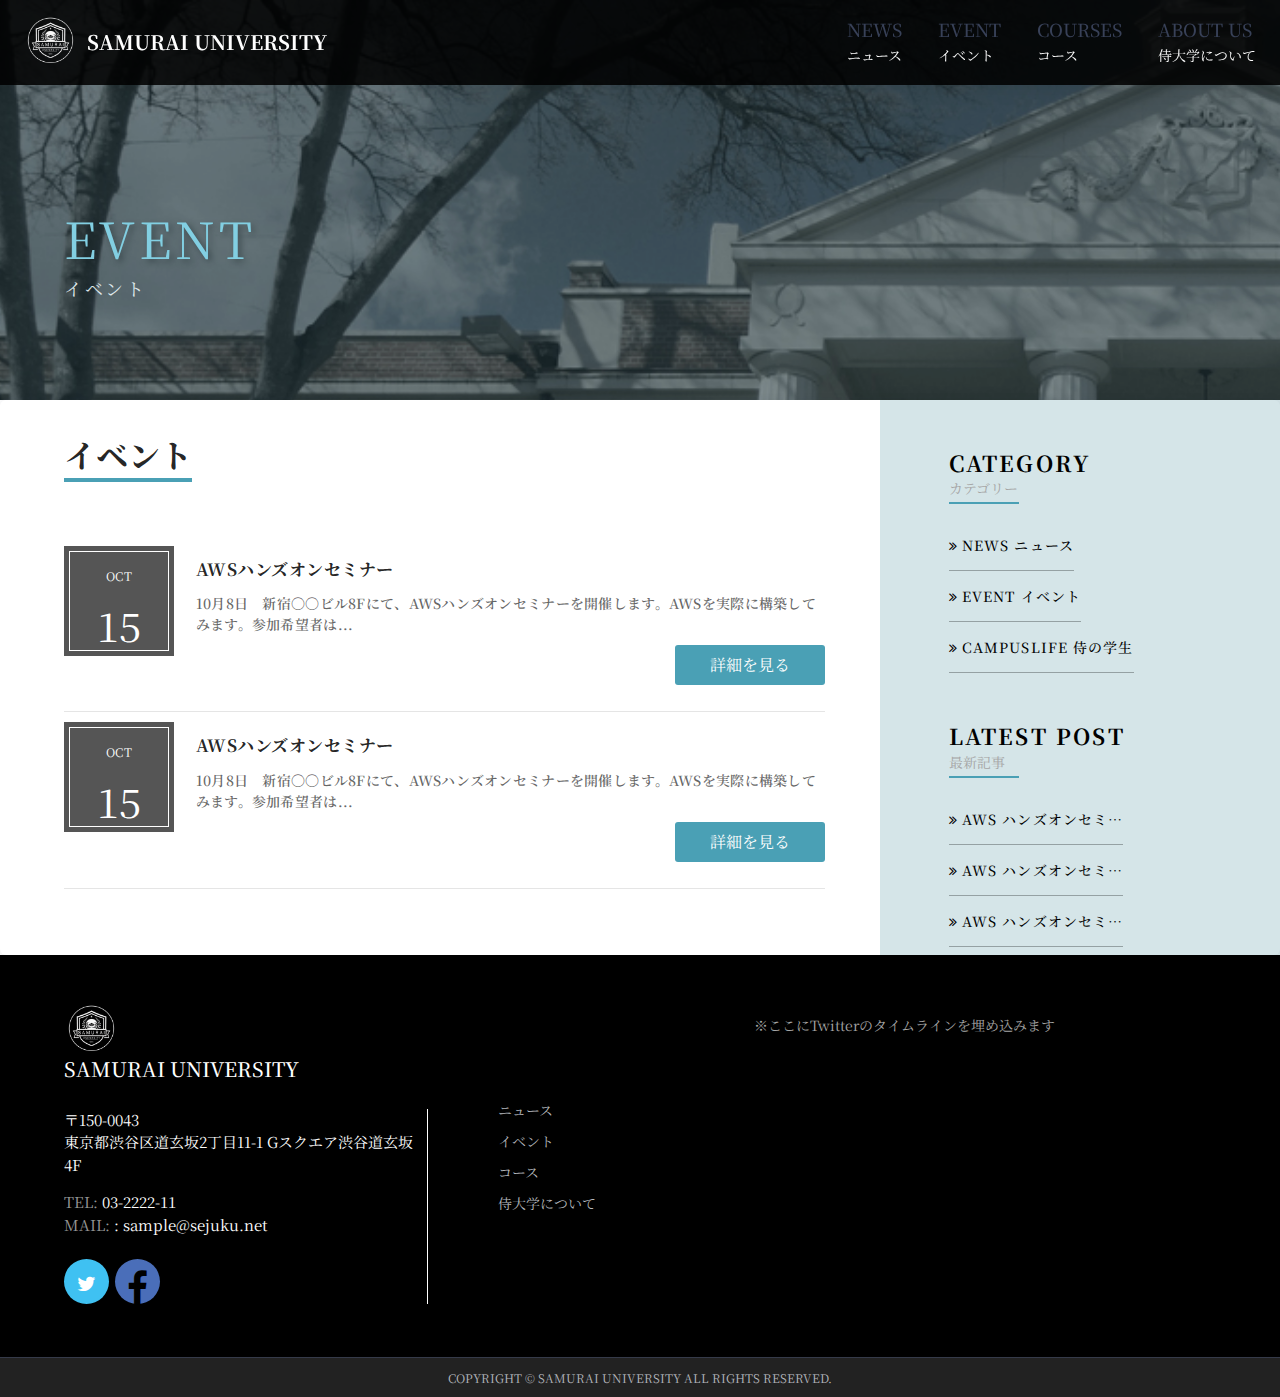
<file: samurai_university/samurai_university/events.html>
<!-- header.php ここから -->
<!DOCTYPE html>

<head>
  <title>samurai university</title>
  <meta charset="utf-8" />
  <meta http-equiv="X-UA-Compatible" content="IE=edge" />
  <meta name="description" content="samurai university" />
  <meta name="viewport" content="width=device-width, initial-scale=1" />
  <link rel="stylesheet" type="text/css" href="styles/bootstrap4/bootstrap.min.css" />
  <link href="plugins/font-awesome-4.7.0/css/font-awesome.min.css" rel="stylesheet" type="text/css" />
  <link rel="stylesheet" type="text/css" href="styles/main_styles.css" />
</head>

<body>
  <div class="super_container">
    <!-- ヘッダーここから -->
    <header class="header">
      <div class="header_container">
        <div class="">
          <nav class="navbar navbar-expand-lg">
            <div class="logo_container">
              <a href="index.php">
                <div class="logo_text">
                  <a href="index.html">
                    <img src="images/logo_big.png" />
                    <span>Samurai University</span>
                  </a>
                </div>
              </a>
            </div>
            <button class="navbar-toggler" type="button" data-toggle="collapse" data-target="#navbarSupportedContent"
              aria-controls="navbarSupportedContent" aria-expanded="false" aria-label="Toggle navigation">
              <i class="fa fa-bars toggle-menu" aria-hidden="true"></i>
            </button>
            <div class="collapse navbar-collapse" id="navbarSupportedContent">
              <ul class="navbar-nav flex-row ml-md-auto d-md-flex main_nav">
                <li class="nav-item">
                  <a class="nav-link" href="news.html">
                    NEWS
                    <p>ニュース</p>
                  </a>
                </li>
                <li class="nav-item">
                  <a class="nav-link" href="events.html">
                    EVENT
                    <p>イベント</p>
                  </a>
                </li>
                <li class="nav-item">
                  <a class="nav-link" href="courses.html">
                    COURSES
                    <p>コース</p>
                  </a>
                </li>
                <li class="nav-item">
                  <a class="nav-link" href="about.html">
                    ABOUT US
                    <p>侍大学について</p>
                  </a>
                </li>
              </ul>
            </div>
          </nav>
        </div>
      </div>
    </header>
    <!-- ヘッダー ここまで -->
    <!-- header.php ここまで -->

    <!-- Home -->

    <div class="home">
      <div class="breadcrumbs_container">
        <div class="image_header">
          <div class="header_info">
            <div>Event</div>
            <div>イベント</div>
          </div>
        </div>
      </div>
    </div>

    <!-- Course -->

    <div class="course">
      <div class="row content-body">
        <!-- Course -->
        <div class="col-lg-8">
          <!-- Course Tabs -->
          <div class="course_tabs_container">
            <div class="tab_panels">
              <!-- Description -->
              <div class="tab_panel">
                <div class="tab_panel_title">イベント</div>
                <div class="tab_panel_content">
                  <div class="tab_panel_text">
                    <!-- WordPress loop start -->
                    <div class="news_posts_small">
                      <div class="row">
                        <div class="col-lg-2 col-md-2 col-sx-12">
                          <div class="calendar_news_border">
                            <div class="calendar_news_border_1">
                              <div class="calendar_month">OCT</div>
                              <div class="calendar_day">
                                <span>15</span>
                              </div>
                            </div>
                          </div>
                        </div>
                        <div class="col-lg-10 col-md-10 col-sx-12">
                          <div class="news_post_small_title">
                            <a href="events_detail.html">AWSハンズオンセミナー</a>
                          </div>
                          <div class="news_post_meta">
                            <ul>
                              <li>
                                10月8日　新宿〇〇ビル8Fにて、AWSハンズオンセミナーを開催します。AWSを実際に構築してみます。参加希望者は...
                              </li>
                            </ul>
                          </div>
                          <div class="read_continue">
                            <button onclick="location.href='events_detail.html'">詳細を見る</button>
                          </div>
                        </div>
                      </div>
                      <hr />
                    </div>
                    <!-- WordPress loop until here -->
                    <div class="news_posts_small">
                      <div class="row">
                        <div class="col-lg-2 col-md-2 col-sx-12">
                          <div class="calendar_news_border">
                            <div class="calendar_news_border_1">
                              <div class="calendar_month">OCT</div>
                              <div class="calendar_day">
                                <span>15</span>
                              </div>
                            </div>
                          </div>
                        </div>
                        <div class="col-lg-10 col-md-10 col-sx-12">
                          <div class="news_post_small_title">
                            <a href="events_detail.html">AWSハンズオンセミナー</a>
                          </div>
                          <div class="news_post_meta">
                            <ul>
                              <li>
                                10月8日　新宿〇〇ビル8Fにて、AWSハンズオンセミナーを開催します。AWSを実際に構築してみます。参加希望者は...
                              </li>
                            </ul>
                          </div>
                          <div class="read_continue">
                            <button onclick="location.href='events_detail.html'">詳細を見る</button>
                          </div>
                        </div>
                      </div>
                      <hr />
                    </div>
                  </div>
                </div>
              </div>
            </div>
          </div>
        </div>

        <!-- Course Sidebar -->
        <div class="col-lg-4" style="background-color: #2b7b8e33">
          <div class="sidebar">
            <div class="category">
              <div class="section_title_container category_title">
                <h2>CATEGORY</h2>
                <div class="section_subtitle">カテゴリー</div>
              </div>
              <div class="sidebar_categories">
                <ul>
                  <li><a href="#">News ニュース</a></li>
                  <li><a href="#">Event イベント</a></li>
                  <li><a href="#">CampusLife 侍の学生</a></li>
                </ul>
              </div>
            </div>
            <div class="category">
              <div class="section_title_container category_title">
                <h2>Latest Post</h2>
                <div class="section_subtitle">最新記事</div>
              </div>
              <div class="sidebar_categories">
                <ul>
                  <li><a href="#">AWS ハンズオンセミ…</a></li>
                  <li><a href="#">AWS ハンズオンセミ…</a></li>
                  <li><a href="#">AWS ハンズオンセミ…</a></li>
                </ul>
              </div>
            </div>
          </div>
        </div>
      </div>
    </div>
    <!-- footer.php ここから -->
    <footer class="footer">
      <div class="row footer_row">
        <div class="col">
          <div class="footer_content">
            <div class="row">
              <div class="col-lg-4 footer_col">
                <div class="footer_section footer_about">
                  <div class="footer_logo_container">
                    <img src="images/logo_big.png" alt="" />
                    <a href="">
                      <div class="footer_logo_text">Samurai University</div>
                    </a>
                  </div>
                  <div class="footer_contact_info">
                    <div>〒150-0043</div>
                    <div>東京都渋谷区道玄坂2丁目11-1 Gスクエア渋谷道玄坂4F</div>
                    <ul>
                      <li><span>TEL: </span>03-2222-11</li>
                      <li><span>MAIL: </span>: sample@sejuku.net</li>
                    </ul>
                  </div>
                  <div class="footer_social">
                    <ul>
                      <li>
                        <a href=""><i class="fa fa-twitter" aria-hidden="true"></i></a>
                      </li>
                      <li>
                        <a href=""><i class="fa fa-facebook" aria-hidden="true"></i></a>
                      </li>
                    </ul>
                  </div>
                </div>
              </div>
              <div class="col-lg-3 footer_col">
                <div class="footer_section footer_links">
                  <div class="footer_links_container">
                    <ul>
                      <li><a href="news.html">ニュース</a></li>
                      <li><a href="events.html">イベント</a></li>
                      <li><a href="courses.html">コース</a></li>
                      <li><a href="about.html">侍大学について</a></li>
                    </ul>
                  </div>
                </div>
              </div>
              <div class="col-lg-5 footer_col clearfix">
                ※ここにTwitterのタイムラインを埋め込みます
              </div>
            </div>
          </div>
        </div>
      </div>
      <div class="row copyright_row">
        <div class="col">
          <div class="copyright d-flex flex-lg-row flex-column align-items-center justify-content-start">
            <div class="cr_text">
              Copyright &copy; Samurai University All Rights Reserved.
            </div>
          </div>
        </div>
      </div>
    </footer>
  </div>

  <!--jQuery-->
  <script src="js/jquery-3.2.1.min.js"></script>
  <script src="styles/bootstrap4/popper.js"></script>
  <script src="styles/bootstrap4/bootstrap.min.js"></script>
  <script type="text/javascript">
    $(".carousel").carousel();
  </script>

</body>

</html>
<!-- footer.php ここまで -->
</file>
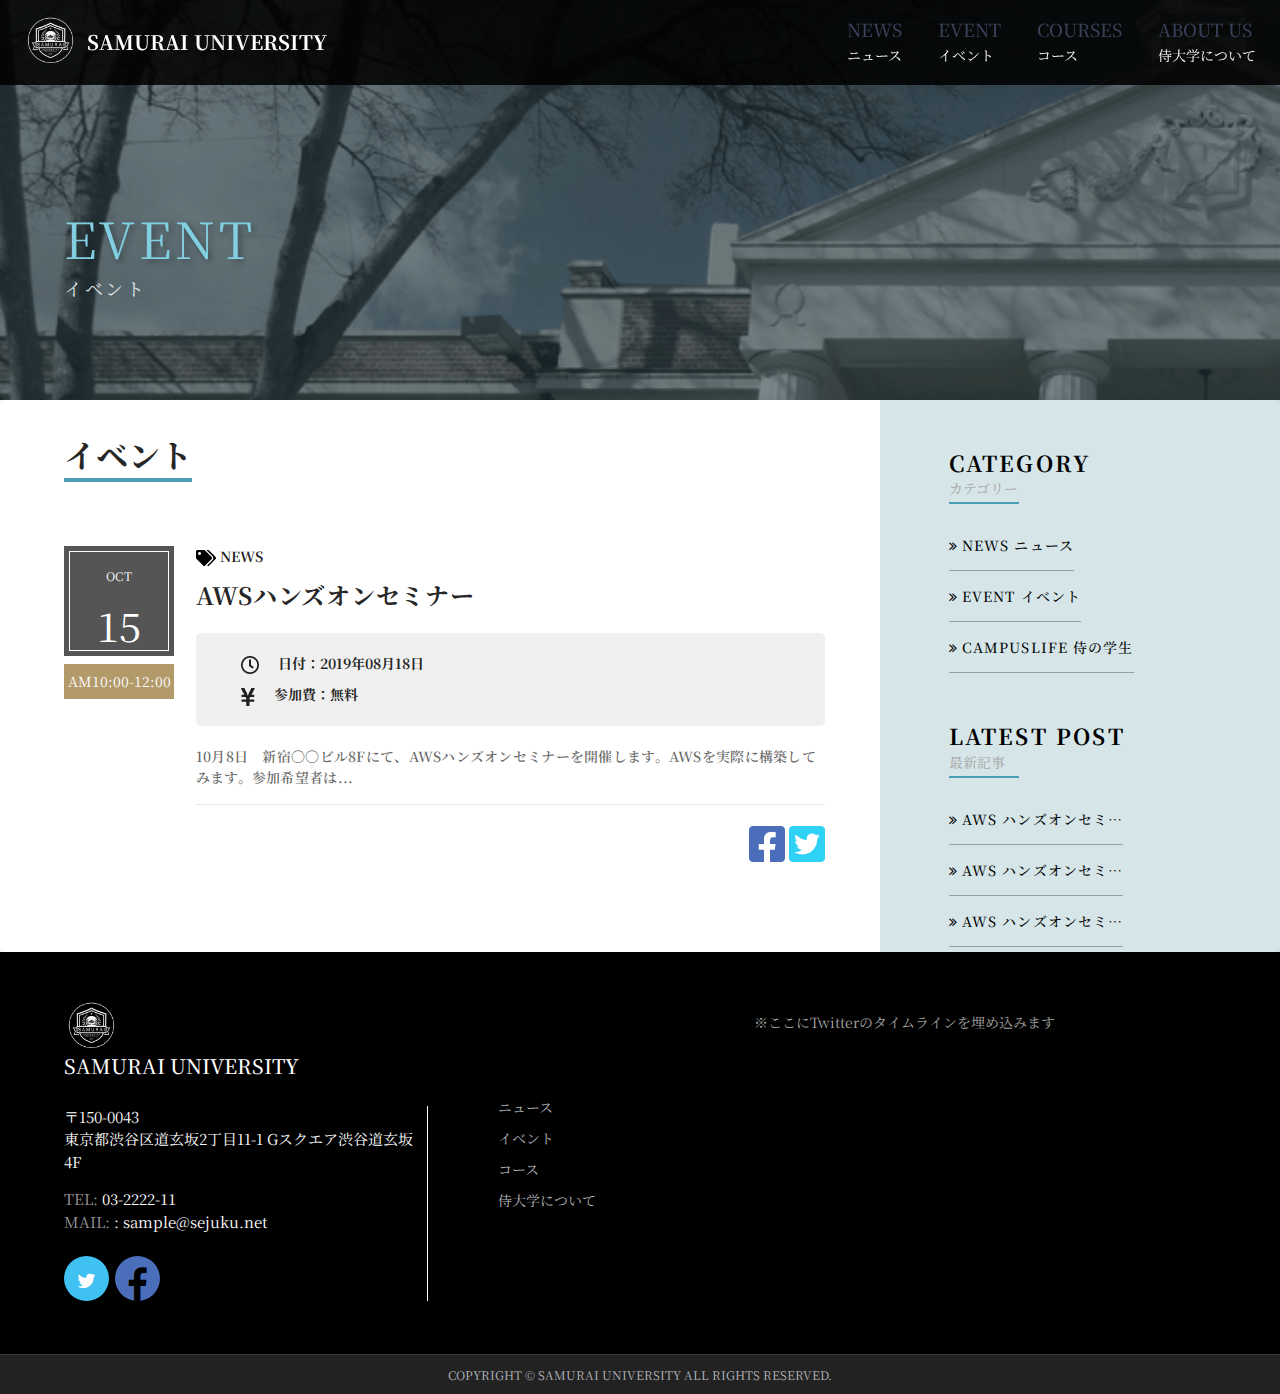
<file: samurai_university/samurai_university/events_detail.html>
<!-- header.php ここから -->
<!DOCTYPE html>

<head>
  <title>samurai university</title>
  <meta charset="utf-8" />
  <meta http-equiv="X-UA-Compatible" content="IE=edge" />
  <meta name="description" content="samurai university" />
  <meta name="viewport" content="width=device-width, initial-scale=1" />
  <link rel="stylesheet" type="text/css" href="styles/bootstrap4/bootstrap.min.css" />
  <link href="plugins/font-awesome-4.7.0/css/font-awesome.min.css" rel="stylesheet" type="text/css" />
  <link rel="stylesheet" type="text/css" href="styles/main_styles.css" />
</head>

<body>
  <div class="super_container">
    <!-- ヘッダーここから -->
    <header class="header">
      <div class="header_container">
        <div class="">
          <nav class="navbar navbar-expand-lg">
            <div class="logo_container">
              <a href="index.php">
                <div class="logo_text">
                  <a href="index.html">
                    <img src="images/logo_big.png" />
                    <span>Samurai University</span>
                  </a>
                </div>
              </a>
            </div>
            <button class="navbar-toggler" type="button" data-toggle="collapse" data-target="#navbarSupportedContent"
              aria-controls="navbarSupportedContent" aria-expanded="false" aria-label="Toggle navigation">
              <i class="fa fa-bars toggle-menu" aria-hidden="true"></i>
            </button>
            <div class="collapse navbar-collapse" id="navbarSupportedContent">
              <ul class="navbar-nav flex-row ml-md-auto d-md-flex main_nav">
                <li class="nav-item">
                  <a class="nav-link" href="news.html">
                    NEWS
                    <p>ニュース</p>
                  </a>
                </li>
                <li class="nav-item">
                  <a class="nav-link" href="events.html">
                    EVENT
                    <p>イベント</p>
                  </a>
                </li>
                <li class="nav-item">
                  <a class="nav-link" href="courses.html">
                    COURSES
                    <p>コース</p>
                  </a>
                </li>
                <li class="nav-item">
                  <a class="nav-link" href="about.html">
                    ABOUT US
                    <p>侍大学について</p>
                  </a>
                </li>
              </ul>
            </div>
          </nav>
        </div>
      </div>
    </header>
    <!-- ヘッダー ここまで -->
    <!-- header.php ここまで -->

    <!-- Home -->

    <div class="home">
      <div class="breadcrumbs_container">
        <div class="image_header">
          <div class="header_info">
            <div>Event</div>
            <div>イベント</div>
          </div>
        </div>
      </div>
    </div>

    <!-- Post 部分 -->
    <div class="course">
      <div class="row content-body">
        <!-- Course -->
        <div class="col-lg-8">
          <!-- Course Tabs -->
          <div class="course_tabs_container">
            <div class="tab_panels">
              <!-- Description -->
              <div class="tab_panel">
                <div class="tab_panel_title">イベント</div>
                <div class="tab_panel_content">
                  <div class="tab_panel_text">
                    <div class="news_posts_small">
                      <div class="row">
                        <div class="col-lg-2 col-md-2 col-sx-12">
                          <div class="calendar_news_border">
                            <div class="calendar_news_border_1">
                              <div class="calendar_month">OCT</div>
                              <div class="calendar_day">
                                <span>15</span>
                              </div>
                            </div>
                          </div>
                          <div class="calendar_hour">AM10:00-12:00</div>
                        </div>
                        <div class="col-lg-10 col-md-10 col-sx-12">
                          <div class="news_post_small_header">
                            <img src="images/tags-solid.png" alt="" /> NEWS
                          </div>
                          <div class="news_detail_title">
                            AWSハンズオンセミナー
                          </div>
                          <div class="news_time">
                            <div>
                              <img src="images/clock-regular.png" alt="" />
                              <span>日付：2019年08月18日</span>
                            </div>
                            <div>
                              <img src="images/yen-sign-solid.png" alt="" />
                              <span>参加費：無料</span>
                            </div>
                          </div>
                          <div class="news_post_meta">
                            10月8日　新宿〇〇ビル8Fにて、AWSハンズオンセミナーを開催します。AWSを実際に構築してみます。参加希望者は...
                          </div>

                          <hr />
                          <div class="social_share">
                            <img src="images/facebook-square-brands.png" alt="" />
                            <img src="images/twitter-square-brands.png" alt="" />
                          </div>
                        </div>
                      </div>
                    </div>
                  </div>
                </div>
              </div>
            </div>
          </div>
        </div>

        <!--  Sidebar -->
        <div class="col-lg-4" style="background-color: #2b7b8e33">
          <div class="sidebar">
            <div class="category">
              <div class="section_title_container category_title">
                <h2>CATEGORY</h2>
                <div class="section_subtitle">カテゴリー</div>
              </div>
              <div class="sidebar_categories">
                <ul>
                  <li><a href="#">News ニュース</a></li>
                  <li><a href="#">Event イベント</a></li>
                  <li><a href="#">CampusLife 侍の学生</a></li>
                </ul>
              </div>
            </div>
            <div class="category">
              <div class="section_title_container category_title">
                <h2>Latest Post</h2>
                <div class="section_subtitle">最新記事</div>
              </div>
              <div class="sidebar_categories">
                <ul>
                  <li><a href="#">AWS ハンズオンセミ…</a></li>
                  <li><a href="#">AWS ハンズオンセミ…</a></li>
                  <li><a href="#">AWS ハンズオンセミ…</a></li>
                </ul>
              </div>
            </div>
          </div>
        </div>
      </div>
    </div>
    <!-- footer.php ここから -->
    <footer class="footer">
      <div class="row footer_row">
        <div class="col">
          <div class="footer_content">
            <div class="row">
              <div class="col-lg-4 footer_col">
                <div class="footer_section footer_about">
                  <div class="footer_logo_container">
                    <img src="images/logo_big.png" alt="" />
                    <a href="">
                      <div class="footer_logo_text">Samurai University</div>
                    </a>
                  </div>
                  <div class="footer_contact_info">
                    <div>〒150-0043</div>
                    <div>東京都渋谷区道玄坂2丁目11-1 Gスクエア渋谷道玄坂4F</div>
                    <ul>
                      <li><span>TEL: </span>03-2222-11</li>
                      <li><span>MAIL: </span>: sample@sejuku.net</li>
                    </ul>
                  </div>
                  <div class="footer_social">
                    <ul>
                      <li>
                        <a href=""><i class="fa fa-twitter" aria-hidden="true"></i></a>
                      </li>
                      <li>
                        <a href=""><i class="fa fa-facebook" aria-hidden="true"></i></a>
                      </li>
                    </ul>
                  </div>
                </div>
              </div>
              <div class="col-lg-3 footer_col">
                <div class="footer_section footer_links">
                  <div class="footer_links_container">
                    <ul>
                      <li><a href="news.html">ニュース</a></li>
                      <li><a href="events.html">イベント</a></li>
                      <li><a href="courses.html">コース</a></li>
                      <li><a href="about.html">侍大学について</a></li>
                    </ul>
                  </div>
                </div>
              </div>
              <div class="col-lg-5 footer_col clearfix">
                ※ここにTwitterのタイムラインを埋め込みます
              </div>
            </div>
          </div>
        </div>
      </div>
      <div class="row copyright_row">
        <div class="col">
          <div class="copyright d-flex flex-lg-row flex-column align-items-center justify-content-start">
            <div class="cr_text">
              Copyright &copy; Samurai University All Rights Reserved.
            </div>
          </div>
        </div>
      </div>
    </footer>
  </div>

  <!--jQuery-->
  <script src="js/jquery-3.2.1.min.js"></script>
  <script src="styles/bootstrap4/popper.js"></script>
  <script src="styles/bootstrap4/bootstrap.min.js"></script>
  <script type="text/javascript">
    $(".carousel").carousel();
  </script>

</body>

</html>
<!-- footer.php ここまで -->
</file>
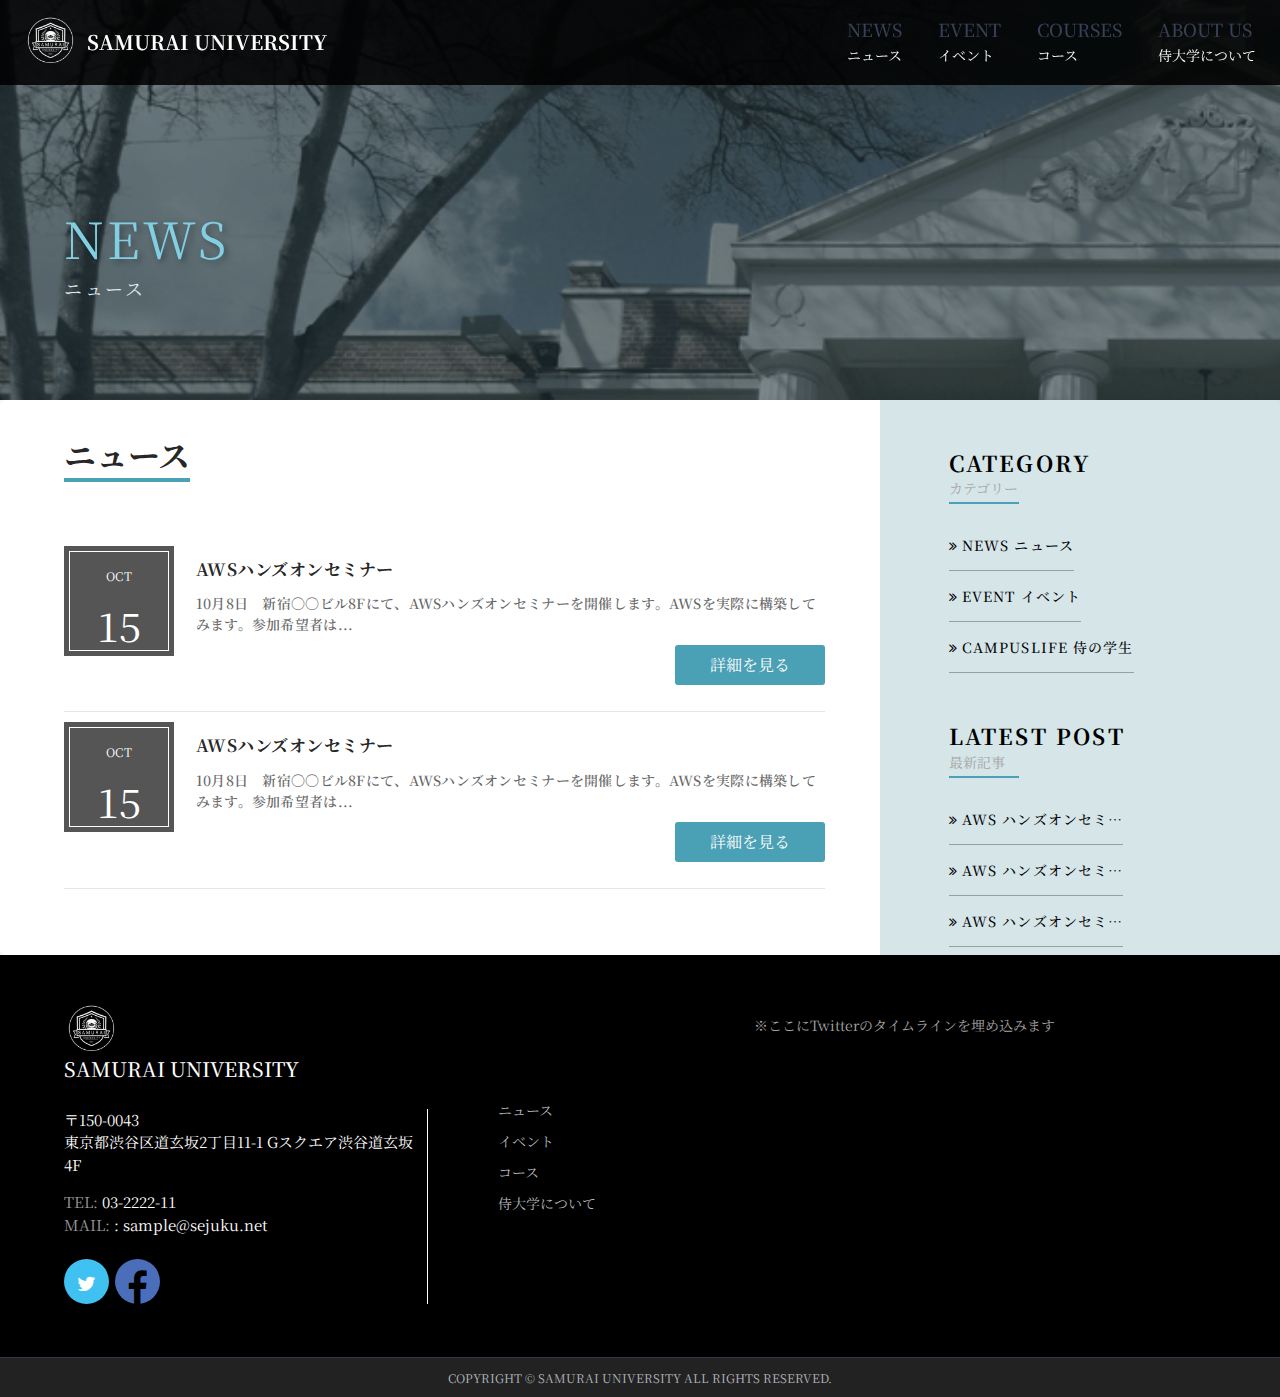
<file: samurai_university/samurai_university/news.html>
<!-- header.php ここから -->
<!DOCTYPE html>

<head>
  <title>samurai university</title>
  <meta charset="utf-8" />
  <meta http-equiv="X-UA-Compatible" content="IE=edge" />
  <meta name="description" content="samurai university" />
  <meta name="viewport" content="width=device-width, initial-scale=1" />
  <link rel="stylesheet" type="text/css" href="styles/bootstrap4/bootstrap.min.css" />
  <link href="plugins/font-awesome-4.7.0/css/font-awesome.min.css" rel="stylesheet" type="text/css" />
  <link rel="stylesheet" type="text/css" href="styles/main_styles.css" />
</head>

<body>
  <div class="super_container">
    <!-- ヘッダーここから -->
    <header class="header">
      <div class="header_container">
        <div class="">
          <nav class="navbar navbar-expand-lg">
            <div class="logo_container">
              <a href="index.php">
                <div class="logo_text">
                  <a href="index.html">
                    <img src="images/logo_big.png" />
                    <span>Samurai University</span>
                  </a>
                </div>
              </a>
            </div>
            <button class="navbar-toggler" type="button" data-toggle="collapse" data-target="#navbarSupportedContent"
              aria-controls="navbarSupportedContent" aria-expanded="false" aria-label="Toggle navigation">
              <i class="fa fa-bars toggle-menu" aria-hidden="true"></i>
            </button>
            <div class="collapse navbar-collapse" id="navbarSupportedContent">
              <ul class="navbar-nav flex-row ml-md-auto d-md-flex main_nav">
                <li class="nav-item">
                  <a class="nav-link" href="news.html">
                    NEWS
                    <p>ニュース</p>
                  </a>
                </li>
                <li class="nav-item">
                  <a class="nav-link" href="events.html">
                    EVENT
                    <p>イベント</p>
                  </a>
                </li>
                <li class="nav-item">
                  <a class="nav-link" href="courses.html">
                    COURSES
                    <p>コース</p>
                  </a>
                </li>
                <li class="nav-item">
                  <a class="nav-link" href="about.html">
                    ABOUT US
                    <p>侍大学について</p>
                  </a>
                </li>
              </ul>
            </div>
          </nav>
        </div>
      </div>
    </header>
    <!-- ヘッダー ここまで -->
    <!-- header.php ここまで -->

    <!-- Home -->

    <div class="home">
      <div class="breadcrumbs_container">
        <div class="image_header">
          <div class="header_info">
            <div>news</div>
            <div>ニュース</div>
          </div>
        </div>
      </div>
    </div>

    <!-- Course -->

    <div class="course">
      <div class="row content-body">
        <!-- Course -->
        <div class="col-lg-8">
          <!-- Course Tabs -->
          <div class="course_tabs_container">
            <div class="tab_panels">
              <!-- Description -->
              <div class="tab_panel">
                <div class="tab_panel_title">ニュース</div>
                <div class="tab_panel_content">
                  <div class="tab_panel_text">
                    <!-- news loop from here-->
                    <div class="news_posts_small">
                      <div class="row">
                        <div class="col-lg-2 col-md-2 col-sx-12">
                          <div class="calendar_news_border">
                            <div class="calendar_news_border_1">
                              <div class="calendar_month">OCT</div>
                              <div class="calendar_day">
                                <span>15</span>
                              </div>
                            </div>
                          </div>
                        </div>
                        <div class="col-lg-10 col-md-10 col-sx-12">
                          <div class="news_post_small_title">
                            <a href="news_detail.html">AWSハンズオンセミナー</a>
                          </div>
                          <div class="news_post_meta">
                            <ul>
                              <li>
                                10月8日　新宿〇〇ビル8Fにて、AWSハンズオンセミナーを開催します。AWSを実際に構築してみます。参加希望者は...
                              </li>
                            </ul>
                          </div>
                          <div class="read_continue">
                            <button onclick="location.href='news_detail.html'">詳細を見る</button>
                          </div>
                        </div>
                      </div>
                      <hr />
                    </div>
                    <!-- news loop until here-->

                    <div class="news_posts_small">
                      <div class="row">
                        <div class="col-lg-2 col-md-2 col-sx-12">
                          <div class="calendar_news_border">
                            <div class="calendar_news_border_1">
                              <div class="calendar_month">OCT</div>
                              <div class="calendar_day">
                                <span>15</span>
                              </div>
                            </div>
                          </div>
                        </div>
                        <div class="col-lg-10 col-md-10 col-sx-12">
                          <div class="news_post_small_title">
                            <a href="news_detail.html">AWSハンズオンセミナー</a>
                          </div>
                          <div class="news_post_meta">
                            <ul>
                              <li>
                                10月8日　新宿〇〇ビル8Fにて、AWSハンズオンセミナーを開催します。AWSを実際に構築してみます。参加希望者は...
                              </li>
                            </ul>
                          </div>
                          <div class="read_continue">
                            <button onclick="location.href='news_detail.html'">詳細を見る</button>
                          </div>
                        </div>
                      </div>
                      <hr />
                    </div>
                  </div>
                </div>
              </div>
            </div>
          </div>
        </div>

        <!-- Course Sidebar -->
        <div class="col-lg-4" style="background-color: #2b7b8e33">
          <!-- sidebar-main に切り出す -->
          <div class="sidebar">
            <div class="category">
              <div class="section_title_container category_title">
                <h2>CATEGORY</h2>
                <div class="section_subtitle">カテゴリー</div>
              </div>
              <div class="sidebar_categories">
                <ul>
                  <li><a href="#">News ニュース</a></li>
                  <li><a href="#">Event イベント</a></li>
                  <li><a href="#">CampusLife 侍の学生</a></li>
                </ul>
              </div>
            </div>
            <div class="category">
              <div class="section_title_container category_title">
                <h2>Latest Post</h2>
                <div class="section_subtitle">最新記事</div>
              </div>
              <div class="sidebar_categories">
                <ul>
                  <li><a href="#">AWS ハンズオンセミ…</a></li>
                  <li><a href="#">AWS ハンズオンセミ…</a></li>
                  <li><a href="#">AWS ハンズオンセミ…</a></li>
                </ul>
              </div>
            </div>
          </div>
          <!-- sidebar-main ここまで -->
        </div>
      </div>
    </div>

    <!-- footer.php ここから -->
    <footer class="footer">
      <div class="row footer_row">
        <div class="col">
          <div class="footer_content">
            <div class="row">
              <div class="col-lg-4 footer_col">
                <div class="footer_section footer_about">
                  <div class="footer_logo_container">
                    <img src="images/logo_big.png" alt="" />
                    <a href="">
                      <div class="footer_logo_text">Samurai University</div>
                    </a>
                  </div>
                  <div class="footer_contact_info">
                    <div>〒150-0043</div>
                    <div>東京都渋谷区道玄坂2丁目11-1 Gスクエア渋谷道玄坂4F</div>
                    <ul>
                      <li><span>TEL: </span>03-2222-11</li>
                      <li><span>MAIL: </span>: sample@sejuku.net</li>
                    </ul>
                  </div>
                  <div class="footer_social">
                    <ul>
                      <li>
                        <a href=""><i class="fa fa-twitter" aria-hidden="true"></i></a>
                      </li>
                      <li>
                        <a href=""><i class="fa fa-facebook" aria-hidden="true"></i></a>
                      </li>
                    </ul>
                  </div>
                </div>
              </div>
              <div class="col-lg-3 footer_col">
                <div class="footer_section footer_links">
                  <div class="footer_links_container">
                    <ul>
                      <li><a href="news.html">ニュース</a></li>
                      <li><a href="events.html">イベント</a></li>
                      <li><a href="courses.html">コース</a></li>
                      <li><a href="about.html">侍大学について</a></li>
                    </ul>
                  </div>
                </div>
              </div>
              <div class="col-lg-5 footer_col clearfix">
                ※ここにTwitterのタイムラインを埋め込みます
              </div>
            </div>
          </div>
        </div>
      </div>
      <div class="row copyright_row">
        <div class="col">
          <div class="copyright d-flex flex-lg-row flex-column align-items-center justify-content-start">
            <div class="cr_text">
              Copyright &copy; Samurai University All Rights Reserved.
            </div>
          </div>
        </div>
      </div>
    </footer>
  </div>

  <!--jQuery-->
  <script src="js/jquery-3.2.1.min.js"></script>
  <script src="styles/bootstrap4/popper.js"></script>
  <script src="styles/bootstrap4/bootstrap.min.js"></script>
  <script type="text/javascript">
    $(".carousel").carousel();
  </script>

</body>

</html>
<!-- footer.php ここまで -->
</file>
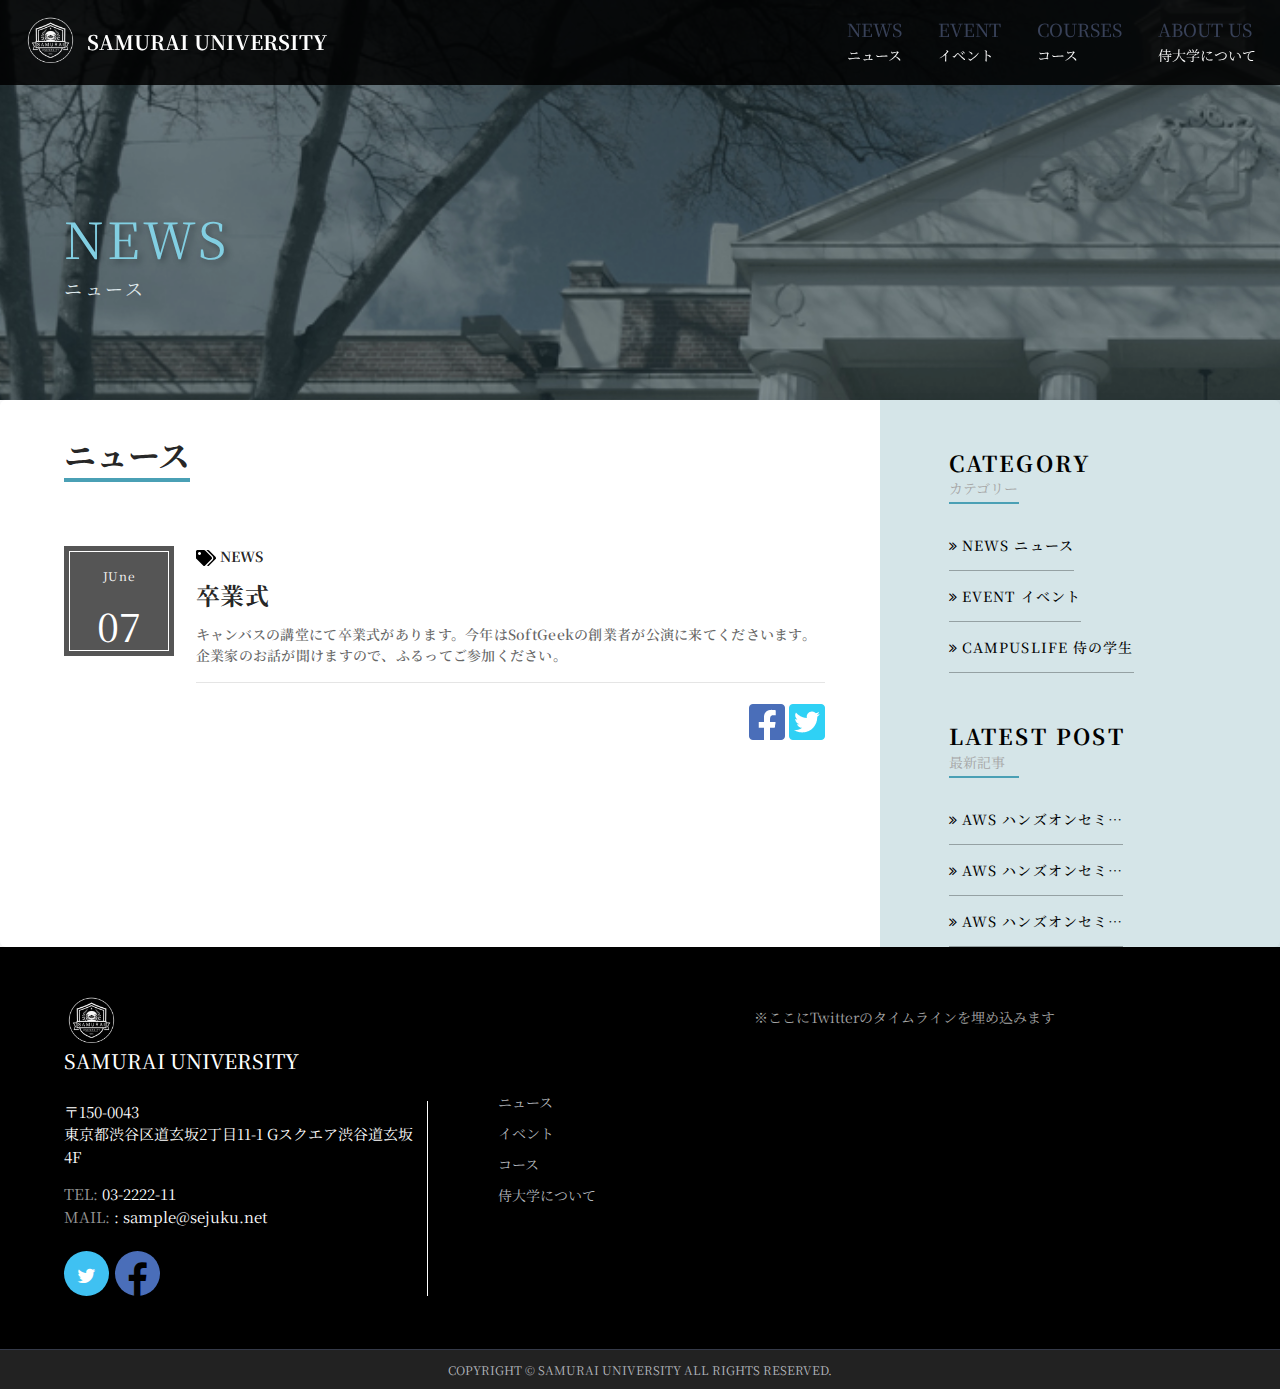
<file: samurai_university/samurai_university/news_detail.html>
<!-- header.php ここから -->
<!DOCTYPE html>

<head>
  <title>samurai university</title>
  <meta charset="utf-8" />
  <meta http-equiv="X-UA-Compatible" content="IE=edge" />
  <meta name="description" content="samurai university" />
  <meta name="viewport" content="width=device-width, initial-scale=1" />
  <link rel="stylesheet" type="text/css" href="styles/bootstrap4/bootstrap.min.css" />
  <link href="plugins/font-awesome-4.7.0/css/font-awesome.min.css" rel="stylesheet" type="text/css" />
  <link rel="stylesheet" type="text/css" href="styles/main_styles.css" />
</head>

<body>
  <div class="super_container">
    <!-- ヘッダーここから -->
    <header class="header">
      <div class="header_container">
        <div class="">
          <nav class="navbar navbar-expand-lg">
            <div class="logo_container">
              <a href="index.php">
                <div class="logo_text">
                  <a href="index.html">
                    <img src="images/logo_big.png" />
                    <span>Samurai University</span>
                  </a>
                </div>
              </a>
            </div>
            <button class="navbar-toggler" type="button" data-toggle="collapse" data-target="#navbarSupportedContent"
              aria-controls="navbarSupportedContent" aria-expanded="false" aria-label="Toggle navigation">
              <i class="fa fa-bars toggle-menu" aria-hidden="true"></i>
            </button>
            <div class="collapse navbar-collapse" id="navbarSupportedContent">
              <ul class="navbar-nav flex-row ml-md-auto d-md-flex main_nav">
                <li class="nav-item">
                  <a class="nav-link" href="news.html">
                    NEWS
                    <p>ニュース</p>
                  </a>
                </li>
                <li class="nav-item">
                  <a class="nav-link" href="events.html">
                    EVENT
                    <p>イベント</p>
                  </a>
                </li>
                <li class="nav-item">
                  <a class="nav-link" href="courses.html">
                    COURSES
                    <p>コース</p>
                  </a>
                </li>
                <li class="nav-item">
                  <a class="nav-link" href="about.html">
                    ABOUT US
                    <p>侍大学について</p>
                  </a>
                </li>
              </ul>
            </div>
          </nav>
        </div>
      </div>
    </header>
    <!-- ヘッダー ここまで -->
    <!-- header.php ここまで -->

    <!-- Home -->

    <div class="home">
      <div class="breadcrumbs_container">
        <div class="image_header">
          <div class="header_info">
            <div>News</div>
            <div>ニュース</div>
          </div>
        </div>
      </div>
    </div>

    <!-- Post 部分 -->
    <div class="course">
      <div class="row content-body">
        <!-- Course -->
        <div class="col-lg-8">
          <!-- Course Tabs -->
          <div class="course_tabs_container">
            <div class="tab_panels">
              <!-- Description -->
              <div class="tab_panel">
                <div class="tab_panel_title">ニュース</div>
                <div class="tab_panel_content">
                  <div class="tab_panel_text">
                    <div class="news_posts_small">
                      <div class="row">
                        <div class="col-lg-2 col-md-2 col-sx-12">
                          <div class="calendar_news_border">
                            <div class="calendar_news_border_1">
                              <div class="calendar_month">JUne</div>
                              <div class="calendar_day">
                                <span>07</span>
                              </div>
                            </div>
                          </div>
                        </div>
                        <div class="col-lg-10 col-md-10 col-sx-12">
                          <div class="news_post_small_header">
                            <img src="images/tags-solid.png" alt="" /> NEWS
                          </div>
                          <div class="news_detail_title">
                            卒業式
                          </div>
                          <div class="news_post_meta">
                            キャンバスの講堂にて卒業式があります。今年はSoftGeekの創業者が公演に来てくださいます。企業家のお話が聞けますので、ふるってご参加ください。
                          </div>

                          <hr />
                          <div class="social_share">
                            <img src="images/facebook-square-brands.png" alt="" />
                            <img src="images/twitter-square-brands.png" alt="" />
                          </div>
                        </div>
                      </div>
                    </div>
                  </div>
                </div>
              </div>
            </div>
          </div>
        </div>

        <!--  Sidebar -->
        <div class="col-lg-4" style="background-color: #2b7b8e33">
          <div class="sidebar">
            <div class="category">
              <div class="section_title_container category_title">
                <h2>CATEGORY</h2>
                <div class="section_subtitle">カテゴリー</div>
              </div>
              <div class="sidebar_categories">
                <ul>
                  <li><a href="#">News ニュース</a></li>
                  <li><a href="#">Event イベント</a></li>
                  <li><a href="#">CampusLife 侍の学生</a></li>
                </ul>
              </div>
            </div>
            <div class="category">
              <div class="section_title_container category_title">
                <h2>Latest Post</h2>
                <div class="section_subtitle">最新記事</div>
              </div>
              <div class="sidebar_categories">
                <ul>
                  <li><a href="#">AWS ハンズオンセミ…</a></li>
                  <li><a href="#">AWS ハンズオンセミ…</a></li>
                  <li><a href="#">AWS ハンズオンセミ…</a></li>
                </ul>
              </div>
            </div>
          </div>
        </div>
      </div>
    </div>
    <!-- footer.php ここから -->
    <footer class="footer">
      <div class="row footer_row">
        <div class="col">
          <div class="footer_content">
            <div class="row">
              <div class="col-lg-4 footer_col">
                <div class="footer_section footer_about">
                  <div class="footer_logo_container">
                    <img src="images/logo_big.png" alt="" />
                    <a href="">
                      <div class="footer_logo_text">Samurai University</div>
                    </a>
                  </div>
                  <div class="footer_contact_info">
                    <div>〒150-0043</div>
                    <div>東京都渋谷区道玄坂2丁目11-1 Gスクエア渋谷道玄坂4F</div>
                    <ul>
                      <li><span>TEL: </span>03-2222-11</li>
                      <li><span>MAIL: </span>: sample@sejuku.net</li>
                    </ul>
                  </div>
                  <div class="footer_social">
                    <ul>
                      <li>
                        <a href=""><i class="fa fa-twitter" aria-hidden="true"></i></a>
                      </li>
                      <li>
                        <a href=""><i class="fa fa-facebook" aria-hidden="true"></i></a>
                      </li>
                    </ul>
                  </div>
                </div>
              </div>
              <div class="col-lg-3 footer_col">
                <div class="footer_section footer_links">
                  <div class="footer_links_container">
                    <ul>
                      <li><a href="news.html">ニュース</a></li>
                      <li><a href="events.html">イベント</a></li>
                      <li><a href="courses.html">コース</a></li>
                      <li><a href="about.html">侍大学について</a></li>
                    </ul>
                  </div>
                </div>
              </div>
              <div class="col-lg-5 footer_col clearfix">
                ※ここにTwitterのタイムラインを埋め込みます
              </div>
            </div>
          </div>
        </div>
      </div>
      <div class="row copyright_row">
        <div class="col">
          <div class="copyright d-flex flex-lg-row flex-column align-items-center justify-content-start">
            <div class="cr_text">
              Copyright &copy; Samurai University All Rights Reserved.
            </div>
          </div>
        </div>
      </div>
    </footer>
  </div>

  <!--jQuery-->
  <script src="js/jquery-3.2.1.min.js"></script>
  <script src="styles/bootstrap4/popper.js"></script>
  <script src="styles/bootstrap4/bootstrap.min.js"></script>
  <script type="text/javascript">
    $(".carousel").carousel();
  </script>

</body>

</html>
<!-- footer.php ここまで -->
</file>
<file: hamburger/socialtech/style.css>
/* PC、スマホ共通スタイル */
body  {
  font-family: "source Sans Pro", "Hiragino kaku Gothic ProN", Meiryo, Arial, sans-serif;
}

p {
  font-size: 15px;
}

/* ＝＝＝＝＝＝＝＝＝
　PC用のスタイル 
＝＝＝＝＝＝＝＝＝＝*/
@media screen and (min-width: 768px)  {
  /* 横幅設定 */
  body  {
    max-width: 1080px;
    min-width: 960px;
    margin: 0 auto 0 auto;
  }

  /* ヘッダー */
  header  {
    display: flex;
    justify-content: space-between;
  }

  /* ナビゲーションのレイアウト */
  #nav-pc  {
    text-align: right;
    font-size: 14px;
    padding-top: 15px;
  }

  /* ナビゲーションのリンクの装飾設定 */
  #nav-pc > a  {
    text-decoration: none;
    margin-left: 20px;
  }
  #nav-pc > a:link  {
    color: #0d0d0d;
  }
  #nav-pc > a:visited  {
    color: #0d0d0d;
  }
  #nav-pc > a:hover  {
    color: #0d0d0d;
    text-decoration: underline;
  }
  #nav-pc > a:active  {
    color: #0d0d0d;
  }

  /* メインビジュアル */
  #main-visual  {
    position: relative;
    height: 400px;
  }

  #main-massage  {
    position: absolute;
    top: 0;
    left: 0;
    background: #2710d5;
    color: #fff;
    border-radius:0 0 476px 0;
    width: 100%;
    height: 100%;
    max-width: 620px;
    z-index: 11;
  }

  #main-massage > h1  {
    font-size: 60px;
    font-weight: bold;
    margin: 100px 0 0 50px;
  }
  #main-massage > p  {
    font-size: 28px;
    margin: 0 0 0 50px;
  }

  #main-visual > img  {
    max-width: 620px;
    border-radius: 476px 0 0 0;
    position: absolute;
    top: 0;
    right: 0;
    z-index: 10;
  }

  /* 見出し */
  h2  {
    margin: 40px 0 0 0;
  }

  h2::after  {
    content: url("images/line.png");
    margin-left: 10px;
  }

  h3  {
    font-size: 27px;
  }

  /* ミッション */
  #mission  {
    margin: 80px auto 80px auto;
    width: 100%;
  }

  #mission-flex {
    width: 100%;
    display: flex;
  }

  #mission-flex > div  {
    width: 50%;
    margin: 20px;
  }

  #mission-photo  {
    width: 100%;
  }

  #s2dgs  {
    margin-top: 50px;
    width: 100%;
  }

  /* プロダクト */
  #product  {
    background: #fafafa;
    margin: 80px 0 80px 0;
    padding: 10px 40px 0px 40px;
  }

  /* 外枠 */
  #product > div  {
    margin-top: 40px;
    display: flex;
  }

  /* 左のカラム */
  #product-left  {
    width: 50%;
    margin-right: 20px;
  }

  /* 右のカラム */
  #product-right  {
    width: 50%;
    margin-left: 20px;
    margin-top: 80px;
  }

  /* 画像＋説明の枠 */
  #product-left > div  {
    position: relative;
    height: 480px;
    margin-right: 20px;
  }
  #product-right > div  {
    position: relative;
    height: 480px;
    margin-left: 20px;
  }

  /* 画像 */
  .product-photo  {
    width: 100%;
  }

  /* 説明文の枠 */
  .product-explain  {
    background: #fff;
    position: absolute;
    left: 0;
    top: 280px;
    margin: 0 40px 0 40px;
    padding: 20px;
    box-shadow: 5px 5px 10px rgba(0, 0, 0, 0.05);
  }

  /* 説明文の英語 */
  .product-explain > span  {
    color: #2710d5;
    font-weight: bold;
    font-size: 16px;
    margin: 0;
  }

  /* 説明文の見出し */
  .product-explain > h3  {
    font-size: 20px;
    margin: 5px 0 5px 0;
  }

  /* 説明文 */
  .product-explain > p  {
    font-size: 14px;
    margin: 0;
  }

  /* もっとみるボタン */
  #product-more {
    margin: 0 auto -42px auto;
  }

  /* ABOUT US */
  #aboutus  {
    margin: 80px auto 80px auto;
  }

  /* 3つの組織文化と画像を入れる枠 */
  #aboutus > div  {
    display: flex;
  }

  /* 画像 */
  .culture-img  {
    width: 100%;
    align-self: flex-start;
  }

  .culture-img2 {
    margin-top: 50px;
    width: 100%;
  }

  /* 3つの組織文化の表 */
  .culture-table  {
    margin-right: 50px;
  }

  /* 番号 */
  .culture-num  {
    font-size: 80px;
    color: #2710d5;
    margin: 0 20px 0 0;
  }

  /* 組織文化英語 */
  .culture-en {
    color: #2710d5;
    font-weight: bold;
    font-size: 24px;
    display: block;
  }

  /* 組織文化日本語 */
  .culture-jp {
    font-size: 28px;
    font-weight: bold;
  }

  /* 説明文 */
  .culture-description  {
    margin: 0;
  }

  /* ビジョン */
  #vision {
    margin: 80px auto 80px auto;
  }

  /* セクション内の外枠 */
  #vision > div {
    width: 100%;
    display: flex;
    justify-content: space-between;
    flex-wrap: wrap;
  }

  /* 7つの行動指針の枠 */
  .vision-box {
    width: 300px;
    height: 300px;
    margin-bottom: 30px;
    position: relative;
  }

  .vision-box > img {
    width: 100%;
    height: auto;
    position: absolute;
    top: 0;
    left: 0;
    z-index: 30;
  }

  .vision-box > span  {
    position: absolute;
    top: 0;
    left: 0;
    z-index: 31;
    margin-right: 20px;
  }

  .vision-box > span > h4 {
    color: #2710d5;
    font-size: 19px;
    margin: 80px 0 0 0;
  }

  .vision-box > span > h4::first-letter {
    font-size: 40px;
  }

  .vision-box > span > h5 {
    font-size: 20px;
    margin: 0 0 0 0;
  }

  .vision-box > span > p  {
    margin: 10px 0 0 0;
  }

  /* 会社概要 */
  #company  {
    margin: 80px auto 80px auto;
  }

  #company-table  {
    width: 100%;
  }

  .tableheader  {
    text-align: left;
    padding: 20px;
    border-bottom-color: #2710d5;
    border-bottom-width: 1px;
    border-bottom-style: solid;
    width: 100px;
  }

  .tableheader-first  {
    text-align: left;
    padding: 20px;
    border-bottom-color: #2710d5;
    border-bottom-width: 1px;
    border-bottom-style: solid;
    border-top-color: #2710d5;
    border-top-width: 1px;
    border-top-style: solid;
    width: 100px;
  }

  .cell {
    padding: 30px;
    border-bottom-color: #ececec;
    border-bottom-width: 1px;
    border-bottom-style: solid;
  }

  .cell-first {
    padding: 30px;
    border-bottom-color: #ececec;
    border-bottom-width: 1px;
    border-bottom-style: solid;
    border-top-color: #ececec;
    border-top-width: 1px;
    border-top-style: solid;
  }

  #company > iframe {
    width: 100%;
    height: 368px;
    margin-top: 40px;
  }

  /* お問い合わせ */
  #contact  {
    margin: 80px auto 80px auto;
  }

  /* 外枠 */
  #contact > form > div {
    display: flex;
    flex-direction: row;
    flex-wrap: wrap;
    padding-bottom: 30px;
  }

  /* 左側の見出し */
  .contact-heading  {
    width: 240px;
    align-self: center;
  }

  /* 見出しのラベル */
  .contact-label  {
    font-weight: bold;
  }

  /* 必須 */
  .contact-span {
    color: #ce2222;
    margin: 0 0 0 20px;
    font-weight: bold;
  }

  /* テキストボックス */
  .contact-textbox  {
    border-top: 0;
    border-left: 0;
    border-right: 0;
    border-bottom-width: 1px;
    border-bottom-color: #707070;
    border-bottom-style: solid;
    background-color: #fafafa;
    width: 400px;
    height: 56px;
  }

  /* お問い合わせ内容のテキストエリア */
  .contact-textarea  {
    border-top: 0;
    border-left: 0;
    border-right: 0;
    border-bottom-width: 1px;
    border-bottom-color: #707070;
    border-bottom-style: solid;
    background-color: #fafafa;
    width: 400px;
    height: 200px;
  }

  /* 個人情報の取り扱い */
  details {
    width: 700px;
  }
  details > div {
    background-color: #fafafa;
    padding: 20px;
  }
  details > div > span  {
    font-weight: bold;
  }

  /* フッター */
  footer  {
    background-color: #0d0d0d;
    text-align: center;
    padding: 80px 80px 30px 80px;
  }

  #footer-logo  {
    margin-bottom: 30px;
  }

  #footer-link  {
    margin-bottom: 50px;
  }
  #footer-link > a  {
    text-decoration: none;
    margin: 10px;
  }
  #footer-link > a:link {
    color: #fff;
  }
  #footer-link > a:visited  {
    color: #fff;
  }
  #footer-link > a:hover  {
    color: #fff;
    text-decoration: underline;
  }
  #footer-link > a:active {
    color: #fff;
  }

  #sns-footer {
    text-align: left;
    width: 100%;
  }

  #sns-footer > a {
    margin-right: 30px;
  }

  #copyright  {
    color: #fff;
    float: right;
  }

}

/* ====================
スマートフォン用のスタイル
===================== */
@media screen and (max-width: 767px)  {
  body  {
    min-width: 375px;
    margin: 0;
  }

  /* PC用ナビゲーション非表示 */
  #nav-pc {
    display: none;
  }

  /* ハンバーガーメニュー */
  #menu-sp  {
    float: right;
    padding: 0;
  }

  /* スマホ用ナビゲーションの表示切替 */
  /* 初期状態、レイアウトと非表示設定 */
  #nav-sp {
    background-color: #2710d5;
    position: absolute;
    left: 0;
    top: 0;
    height: 100%;
    width: 100%;
    display: none;
    z-index: 100;
  }

  /* ×ボタン */
  #close  {
    position: absolute;
    top: 20px;
    right: 20px;
  }

  /* ナビゲーションメニュー用ロゴ */
  #logo-sp {
    margin: 80px 0 30px 20px;
  }

  /* ナビゲーションのリンクの装飾設定 */
  #nav-sp > {
    display: block;
  }
  #nav-sp > a:link {
    color: #fff;
  }
  #nav-sp a:visited {
    color: #fff;
  }
  #nav-sp > a:hover {
    color: #fff;
    text-decoration: underline;
  }
  #nav-sp > a:active  {
    color: #fff;
  }
  #nav-sp > .menu {
    text-decoration: none;
    display: block;
    margin: 0 20px 0 20px;
    height: 44px;
    font-size: 16px;
    background-image: url(images/arrow.png);
    background-repeat: no-repeat;
    background-position: right top;
  }
  #sns  {
    position: absolute;
    bottom: 20px;
    left: 20px;
  }
  #sns > a {
    margin-right: 30px;
  }
}
</file>
<file: slider/slider/style.css>
.slide-item {
  width: 100%;
  height: auto;
}
.slide-item > img {
  width: 100%;
  height: auto;
}
.slide-item > p {
  background-color: rgba(0, 0, 0, 0.75);
  color: #fff;
  font-size: 14px;
  margin: 0;
  padding: 10px 20px;
  box-sizing: border-box;
  width: 100%;
  position: absolute;
  bottom: 5px;
  left: 0;
}
.swiper-slide-next , .swiper-slide-prev {
  opacity: 0.3;
}
/* 矢印 */
.swiper-button-prev::after {
  content: "";
  content: "< ---";
  color: #fff;
  font-weight: bold;
  position: absolute;
  left: 300px;

}
.swiper-button-next::after {
  content: "";
  content: "--- >";
  color: #fff;
  font-weight: bold;
  position: absolute;
  right: 300px;
}
</file>
<file: samurai_university/samurai_university/styles/main_styles.css>
@charset "utf-8";
/* CSS Document */

/******************************

[Table of Contents]

1. Fonts
2. Body and some general stuff
3. Header
	3.1 Top Bar
	3.2 Header Content
	3.3 Logo
	3.4 Main Nav
	3.5 Hamburger
4. Menu
5. Section
6. Home
7. Features
8. Courses
9. Counter
10. Events
11. Team
12. News
13. Newsletter
14. Footer



******************************/

/***********
1. Fonts
***********/

@import url("https://fonts.googleapis.com/css?family=Noto+Serif+JP:400,700&display=swap&subset=japanese");
@import url("https://fonts.googleapis.com/css?family=Roboto&display=swap");
/*********************************
2. Body and some general stuff
*********************************/

/* 等線体
font-family: 'Roboto', sans-serif; */

* {
  margin: 0;
  padding: 0;
  -webkit-font-smoothing: antialiased;
  -webkit-text-shadow: rgba(0, 0, 0, 0.01) 0 0 1px;
  text-shadow: rgba(0, 0, 0, 0.01) 0 0 1px;
}

body {
  font-family: "Noto Serif JP", serif;
  font-size: 14px;
  font-weight: 400;
  background: #ffffff;
  color: #a5a5a5;
}

div {
  display: block;
  position: relative;
  -webkit-box-sizing: border-box;
  -moz-box-sizing: border-box;
  box-sizing: border-box;
}

ul {
  list-style: none;
  margin-bottom: 0px;
}

p {
  font-family: "Noto Serif JP", serif;
  font-size: 14px;
  line-height: 1.85;
  font-weight: 400;
  color: #76777a;
  -webkit-font-smoothing: antialiased;
  -webkit-text-shadow: rgba(0, 0, 0, 0.01) 0 0 1px;
  text-shadow: rgba(0, 0, 0, 0.01) 0 0 1px;
}

p a {
  display: inline;
  position: relative;
  color: inherit;
  border-bottom: solid 1px #ffa07f;
  -webkit-transition: all 200ms ease;
  -moz-transition: all 200ms ease;
  -ms-transition: all 200ms ease;
  -o-transition: all 200ms ease;
  transition: all 200ms ease;
}

p:last-of-type {
  margin-bottom: 0;
}

a,
a:hover,
a:visited,
a:active,
a:link {
  text-decoration: none;
  -webkit-font-smoothing: antialiased;
  -webkit-text-shadow: rgba(0, 0, 0, 0.01) 0 0 1px;
  text-shadow: rgba(0, 0, 0, 0.01) 0 0 1px;
}

p a:active {
  position: relative;
  color: #ff6347;
}

p a:hover {
  color: #ffffff;
  background: #ffa07f;
}

p a:hover::after {
  opacity: 0.2;
}

::selection {
}

p::selection {
}

h1 {
  font-size: 48px;
}

h2 {
  font-size: 36px;
}

h3 {
  font-size: 24px;
}

h4 {
  font-size: 18px;
}

h5 {
  font-size: 14px;
}

h1,
h2,
h3,
h4,
h5,
h6 {
  font-family: "Noto Serif JP", serif;
  font-weight: 700;
  -webkit-font-smoothing: antialiased;
  -webkit-text-shadow: rgba(0, 0, 0, 0.01) 0 0 1px;
  text-shadow: rgba(0, 0, 0, 0.01) 0 0 1px;
  color: #384158;
  margin-bottom: 0;
}

h1::selection,
h2::selection,
h3::selection,
h4::selection,
h5::selection,
h6::selection {
}

.form-control {
  color: #db5246;
}

section {
  display: block;
  position: relative;
  box-sizing: border-box;
}

.clear {
  clear: both;
}

.clearfix::before,
.clearfix::after {
  content: "";
  display: table;
}

.clearfix::after {
  clear: both;
}

.clearfix {
  zoom: 1;
}

.float_left {
  float: left;
}

.float_right {
  float: right;
}

.trans_200 {
  -webkit-transition: all 200ms ease;
  -moz-transition: all 200ms ease;
  -ms-transition: all 200ms ease;
  -o-transition: all 200ms ease;
  transition: all 200ms ease;
}

.trans_300 {
  -webkit-transition: all 300ms ease;
  -moz-transition: all 300ms ease;
  -ms-transition: all 300ms ease;
  -o-transition: all 300ms ease;
  transition: all 300ms ease;
}

.trans_400 {
  -webkit-transition: all 400ms ease;
  -moz-transition: all 400ms ease;
  -ms-transition: all 400ms ease;
  -o-transition: all 400ms ease;
  transition: all 400ms ease;
}

.trans_500 {
  -webkit-transition: all 500ms ease;
  -moz-transition: all 500ms ease;
  -ms-transition: all 500ms ease;
  -o-transition: all 500ms ease;
  transition: all 500ms ease;
}

.fill_height {
  height: 100%;
}

.super_container {
  width: 100%;
  overflow: hidden;
}

.prlx_parent {
  overflow: hidden;
}

.prlx {
  height: 130% !important;
}

.parallax-window {
  min-height: 400px;
  background: transparent;
}

.nopadding {
  padding: 0px !important;
}

/*********************************
3. Header
*********************************/

.image_header {
  background-image: url("../images/top_back.png");
  display: block;
  position: relative;
  object-fit: cover;
  height: 400px;
  width: 100%;
}

.image_header::after {
  content: "";
  background: rgba(43, 123, 142, 0.15);
  position: absolute;
  top: 0;
  left: 0;
  right: 0;
  bottom: 0;
  z-index: 1;
}

.header_info {
  position: absolute;
  top: 50%;
  padding-left: 5%;
}

.header_info div:first-child {
  text-align: left;
  font-size: 50px;
  letter-spacing: 3.45px;
  color: rgba(146, 222, 241, 1);
  text-shadow: 3px 3px 6px rgba(0, 0, 0, 0.39);
  text-transform: uppercase;
  opacity: 1;
}

.header_info div:nth-child(2) {
  text-align: left;
  font-size: 18px;
  letter-spacing: 2.7px;
  color: rgba(255, 255, 255, 1);
  opacity: 1;
}

.title {
  text-align: left;
  font-size: 32px;
  letter-spacing: 0;
  color: #000000dd;
  text-transform: uppercase;
  opacity: 1;
  border-bottom: 4px solid #4aa0b5;
  width: fit-content;
}

.header {
  position: fixed;
  top: 0;
  left: 0;
  width: 100%;
  z-index: 100;
  box-shadow: 0px 5px 20px rgba(0, 0, 0, 0.05);
  -webkit-transition: all 200ms ease;
  -moz-transition: all 200ms ease;
  -ms-transition: all 200ms ease;
  -o-transition: all 200ms ease;
  transition: all 200ms ease;
}

.header.scrolled {
  top: -40px;
}

/*********************************
3.1 Top Bar
*********************************/

.top_bar {
  width: 100%;
  background: #14bdee;
}

.header.scrolled .top_bar {
}

.top_bar_container {
  width: 100%;
  height: 100%;
}

.top_bar_content {
  width: 100%;
  height: 40px;
}

.top_bar_contact_list li {
  display: inline-block;
}

.question {
  font-family: "Noto Serif JP", serif;
  font-size: 14px;
  color: #ffffff;
  margin-left: 0px;
}

.top_bar_contact_list li i,
.top_bar_contact_list li > div {
  display: inline-block;
  font-size: 14px;
  color: #ffffff;
}

.top_bar_contact_list li > div {
  margin-left: 1px;
}

.top_bar_contact_list li:not(:last-child) {
  margin-right: 21px;
}

.top_bar_login {
  height: 100%;
}

.login_button {
  width: 160px;
  height: 100%;
  background: #f3f3f3;
  text-align: center;
}

.login_button a {
  display: block;
  font-size: 14px;
  font-weight: 500;
  line-height: 40px;
  color: #384158;
}

/*********************************
3.2 Header Content
*********************************/

.header_container {
  width: 100%;
  background: #000000de;
}

.header_content {
  height: 90px;
  -webkit-transition: all 200ms ease;
  -moz-transition: all 200ms ease;
  -ms-transition: all 200ms ease;
  -o-transition: all 200ms ease;
  transition: all 200ms ease;
}

.header.scrolled .header_content {
  height: 80px;
}

/*********************************
3.3 Logo
*********************************/

.logo,
.logo_text {
  display: inline-block;
}

.logo {
  width: 60px;
  height: 60px;
  -webkit-transition: all 200ms ease;
  -moz-transition: all 200ms ease;
  -ms-transition: all 200ms ease;
  -o-transition: all 200ms ease;
  transition: all 200ms ease;
}

.logo img {
  max-width: 100%;
}

.logo_text {
  font-family: "Noto Serif JP", serif;
  margin-bottom: 4px;
  font-size: 36px;
  font-weight: 700;
  line-height: 0.75;
  color: #384158;
  vertical-align: middle;
  margin-left: 7px;
  -webkit-transition: all 200ms ease;
  -moz-transition: all 200ms ease;
  -ms-transition: all 200ms ease;
  -o-transition: all 200ms ease;
  transition: all 200ms ease;
}

.logo_text span {
  color: #ffffff;
  font-size: 20px;
  text-transform: uppercase;
}

.header.scrolled .logo {
  width: 40px;
  height: 40px;
}

.header.scrolled .logo_text {
  font-size: 24px;
}

/*********************************
3.4 Main Nav
*********************************/

.sub-menu {
  padding: 0px;
  border-radius: 0px;
  left: -43px;
}

.sub-menu p {
  text-align: left;
  font-size: 15px;
  letter-spacing: 1.2px;
  color: #000000dd !important;
  opacity: 1;
}

.txt-search {
  background: #ffffff 0% 0% no-repeat padding-box;
  border: 1px solid #0000004d;
  border-radius: 3px 0px 0px 3px;
  opacity: 1;
  width: 171px;
  height: 44px;
}

.btn-search {
  background: #b39a6b 0% 0% no-repeat padding-box;
  border-radius: 0px 3px 3px 0px;
  opacity: 1;
  width: 44px;
  height: 44px;
}

.main_nav,
.search_button,
.shopping_cart {
  display: inline-block;
}

.main_nav li {
  display: inline-block;
  position: relative;
}

.main_nav li:not(:last-child) {
  margin-right: 20px;
}

.dropdown-toggle::after {
  content: none;
}

.main_nav li a {
  font-size: 18px;
  font-weight: 500;
  color: #384158;
  -webkit-transition: all 200ms ease;
  -moz-transition: all 200ms ease;
  -ms-transition: all 200ms ease;
  -o-transition: all 200ms ease;
  transition: all 200ms ease;
}

.main_nav li a:hover,
.main_nav li.active a {
  color: #ffffff;
}

.dropdown-item:hover {
  color: #000000dd !important;
}

.main_nav li a > p {
  color: #ffffff;
}

/***slide***/

.title-slide p {
  color: #92def1;
  font-size: 50px;
  text-transform: uppercase;
  letter-spacing: 3.45px;
  text-shadow: 3px 3px 6px #00000063;
}

.content-slide p {
  font-family: "Roboto", sans-serif;
  color: #ffffff;
  font-size: 16px;
  letter-spacing: 2.4px;
  text-align: center;
  position: absolute;
  left: 18%;
  right: 18%;
}

.carousel-caption {
  position: absolute;
  top: 10%;
}

/*********************************
3.5 Hamburger
*********************************

/*********************************
4. Menu
*********************************/

.menu {
  position: fixed;
  top: 0;
  right: -400px;
  width: 400px;
  height: 100vh;
  background: #ffffff;
  z-index: 101;
  padding-right: 60px;
  padding-top: 87px;
  padding-left: 50px;
}

.menu .logo a {
  color: #000000;
}

.menu.active {
  right: 0;
}

.menu_close_container {
  position: absolute;
  top: 30px;
  right: 60px;
  width: 18px;
  height: 18px;
  transform-origin: center center;
  -webkit-transform: rotate(45deg);
  -moz-transform: rotate(45deg);
  -ms-transform: rotate(45deg);
  -o-transform: rotate(45deg);
  transform: rotate(45deg);
  cursor: pointer;
}

.menu_close {
  width: 100%;
  height: 100%;
  transform-style: preserve-3D;
}

.menu_close div {
  width: 100%;
  height: 2px;
  background: #232323;
  top: 8px;
  -webkit-transition: all 200ms ease;
  -moz-transition: all 200ms ease;
  -ms-transition: all 200ms ease;
  -o-transition: all 200ms ease;
  transition: all 200ms ease;
}

.menu_close div:last-of-type {
  -webkit-transform: rotate(90deg) translateX(-2px);
  -moz-transform: rotate(90deg) translateX(-2px);
  -ms-transform: rotate(90deg) translateX(-2px);
  -o-transform: rotate(90deg) translateX(-2px);
  transform: rotate(90deg) translateX(-2px);
  transform-origin: center;
}

.menu_close:hover div {
  background: #937c6f;
}

.menu .logo {
  margin-bottom: 60px;
}

.menu_nav ul li {
  margin-bottom: 9px;
}

.menu_nav ul li a {
  font-family: "Noto Serif JP", serif;
  font-size: 14px;
  text-transform: uppercase;
  color: rgba(0, 0, 0, 1);
  font-weight: 700;
  letter-spacing: 0.1em;
  -webkit-transition: all 200ms ease;
  -moz-transition: all 200ms ease;
  -ms-transition: all 200ms ease;
  -o-transition: all 200ms ease;
  transition: all 200ms ease;
}

.menu_nav ul li a:hover {
  color: #14bdee;
}

.menu .search {
  width: 100%;
  margin-bottom: 67px;
}

.search {
  display: inline-block;
  width: 400px;
  -webkit-transform: translateY(2px);
  -moz-transform: translateY(2px);
  -ms-transform: translateY(2px);
  -o-transform: translateY(2px);
  transform: translateY(2px);
}

.menu .header_search_form {
  width: 100%;
}

.search form {
  position: relative;
}

.menu .search_input {
  width: 100%;
  height: 40px;
  background: rgba(0, 0, 0, 0.1);
  border-radius: 3px;
  border: none;
  outline: none;
  padding-left: 15px;
  color: rgba(0, 0, 0, 0.5);
}

.menu .search_input::-webkit-input-placeholder {
  font-family: "Noto Serif JP", serif;
  font-size: 14px !important;
  font-weight: 400 !important;
  color: rgba(0, 0, 0, 0.4) !important;
}

.menu .search_input:-moz-placeholder {
  font-family: "Noto Serif JP", serif;
  font-size: 14px !important;
  font-weight: 400 !important;
  color: rgba(0, 0, 0, 0.4) !important;
}

.menu .search_input::-moz-placeholder {
  font-family: "Noto Serif JP", serif;
  font-size: 14px !important;
  font-weight: 400 !important;
  color: rgba(0, 0, 0, 0.4) !important;
}

.menu .search_input:-ms-input-placeholder {
  font-family: "Noto Serif JP", serif;
  font-size: 14px !important;
  font-weight: 400 !important;
  color: rgba(0, 0, 0, 0.4) !important;
}

.menu .search_input::input-placeholder {
  font-family: "Noto Serif JP", serif;
  font-size: 14px !important;
  font-weight: 400 !important;
  color: rgba(0, 0, 0, 0.4) !important;
}

/*********************************
5. Section
*********************************/

.section_title_container {
  max-width: 600px;
  width: fit-content;
  margin: 0 auto;
}

.section_title {
  line-height: 1.2;
}

.section_subtitle {
  line-height: 1.85;
  border-bottom: 2px solid #4aa0b5;
  /* margin-top: 14px; */
}

.section_background {
  position: absolute;
  top: 0;
  left: 0;
  width: 100%;
  height: 100%;
}

/*********************************
6. Home
*********************************/

.home {
  width: 100%;
  /* height: 850px; */
}

.home_slider_container {
  width: 100%;
  height: 100%;
}

.home_slider {
  width: 100%;
  height: 100%;
}

.home_slider_background {
  position: absolute;
  top: 0;
  left: 0;
  width: 100%;
  height: 100%;
  background-repeat: no-repeat;
  background-size: cover;
  background-position: center center;
}

.home_slider_content {
  position: absolute;
  top: 41%;
  left: 0;
  width: 100%;
  height: auto;
}

.home_slider_title {
  font-family: "Noto Serif JP", serif;
  font-size: 60px;
  font-weight: 700;
  line-height: 1.2;
  color: #384158;
}

.home_slider_subtitle {
  font-size: 24px;
  color: #76777a;
  margin-top: 9px;
}

.home_slider_form_container {
  width: 832px;
  margin: 0 auto;
  margin-top: 35px;
}

.home_title {
  letter-spacing: 3.2px;
  color: #000000;
  text-transform: uppercase;
  font-size: 32px;
}

.home_title_sub {
  font-family: "Roboto", sans-serif;
  letter-spacing: 0.7px;
  color: #00000099;
  opacity: 1;
  font-size: 14px;
  border-bottom: 2px solid #4aa0b5;
  margin-bottom: 20px;
  width: fit-content;
}

.calendar_border {
  width: 100px;
  height: 100px;
  background: #555555 0% 0% no-repeat padding-box;
  opacity: 1;
}

.calendar_border_1 {
  width: 89px;
  height: 89px;
  top: 5px;
  left: 5px;
  border: 1px solid #ffffff;
  opacity: 1;
}

.calendar_border_1 > .calendar_month {
  letter-spacing: 0.6px;
  color: #ffffff;
  opacity: 1;
  font-size: 12px;
  text-align: center;
  padding-top: 10px;
}

.calendar_border_1 .calendar_day > span:first-child {
  font-size: 40px;
  letter-spacing: 0;
  color: #ffffff;
  opacity: 1;
  text-align: center;
}

.calendar_border_1 .calendar_day {
  text-align: center;
  padding-bottom: 10px;
}

.calendar_news_border {
  width: 110px;
  height: 110px;
  background: #555555 0% 0% no-repeat padding-box;
  opacity: 1;
}

.calendar_news_border_1 {
  width: 100px;
  height: 100px;
  top: 5px;
  left: 5px;
  border: 1px solid #ffffff;
  opacity: 1;
}

.calendar_news_border_1 > .calendar_month {
  letter-spacing: 0.6px;
  color: #ffffff;
  opacity: 1;
  font-size: 12px;
  text-align: center;
  padding-top: 15px;
}

.calendar_news_border_1 .calendar_day > span:first-child {
  font-size: 40px;
  letter-spacing: 0;
  color: #ffffff;
  opacity: 1;
  text-align: center;
}

.calendar_news_border_1 .calendar_day {
  text-align: center;
  margin-top: 10px;
  color: #ffffff;
}

.calendar_hour {
  width: 110px;
  height: 35px;
  background-color: #b39a6b;
  color: #ffffff;
  font-size: 14px;
  text-align: center;
  margin-top: 8px;
  padding-top: 7px;
}

.news_post_content {
  text-align: left;
  font-size: 15px;
  letter-spacing: 0.23px;
  color: #00000099;
  opacity: 1;
  padding-top: 10px;
}

.news_post_row {
  margin-top: 10px;
}

.dropdown_item_select {
  position: relative;
  -webkit-appearance: none;
  -moz-appearance: none;
  -ms-appearance: none;
  -o-appearance: none;
  appearance: none;
  -webkit-box-shadow: 0px 0px 0px rgba(0, 0, 0, 0);
  -webkit-user-select: none;
  background-image: url(../images/down.png);
  background-position: center right;
  background-repeat: no-repeat;
  padding-right: 20px;
  padding-left: 20px;
}

.campus_title > a {
  text-align: left;
  font-size: 18px;
  letter-spacing: 1.44px;
  color: rgba(0, 0, 0, 0.87);
  opacity: 1;
  font-weight: bold;
}

.campus_title {
  height: 2.3em;
}

.home_slider_nav {
  position: absolute;
  top: 55.8%;
  width: 50px;
  background: #b6b7bd;
  border-radius: 50%;
  text-align: center;
  z-index: 10;
  cursor: pointer;
  -webkit-transition: all 200ms ease;
  -moz-transition: all 200ms ease;
  -ms-transition: all 200ms ease;
  -o-transition: all 200ms ease;
  transition: all 200ms ease;
}

.home_slider_prev {
  left: 75px;
}

.home_slider_next {
  right: 75px;
}

.home_slider_nav i {
  line-height: 50px;
  color: #ffffff;
  font-size: 22px;
}

.home_slider_nav:hover {
  background: #14bdee;
}

/*********************************
7. Features
*********************************/

.features {
  width: 100%;
  background: #ffffff;
  /* padding-top: 93px; */
  padding-bottom: 103px;
}

.features_row {
  margin-top: 55px;
}

.feature {
  width: 100%;
  padding-top: 30px;
  padding-bottom: 28px;
  padding-left: 15px;
  padding-right: 15px;
  background: #ffffff;
}

.feature:hover {
  box-shadow: 0px 5px 40px rgba(29, 34, 47, 0.15);
}

.feature_icon {
  height: 55px;
}

.feature_icon img {
  max-width: 100%;
}

.feature_title {
  position: relative;
  font-size: 20px;
  margin-top: 23px;
}

/*********************************
8. Courses
*********************************/

.courses {
  width: 100%;
  padding-top: 30px;
  padding-bottom: 60px;
}

.courses_row {
  margin-top: 25px;
}

.course {
  width: 100%;
  border-radius: 6px;
  background: #ffffff;
  box-shadow: 0px 1px 10px rgba(29, 34, 47, 0.1);
}

.course_image {
  width: 100%;
  border-top-left-radius: 6px;
  border-top-right-radius: 6px;
  overflow: hidden;
}

.course_image img {
  max-width: 100%;
  height: auto;
}

.course_body {
  padding-top: 22px;
  padding-left: 30px;
  padding-right: 30px;
  padding-bottom: 23px;
}

.course_title a {
  font-family: "Noto Serif JP", serif;
  font-size: 22px;
  color: #000000dd;
  -webkit-transition: all 200ms ease;
  -moz-transition: all 200ms ease;
  -ms-transition: all 200ms ease;
  -o-transition: all 200ms ease;
  transition: all 200ms ease;
}

.course_title {
  height: 2.3em;
}

.course_title a:hover {
  color: #14bdee;
}

.course_teacher {
  font-size: 15px;
  font-weight: 400;
  color: #384158;
  margin-top: 6px;
}

.course_text {
  margin-top: 13px;
  height: 2.3em;
}

.course_footer {
  padding-left: 30px;
  padding-right: 30px;
}

.course_footer_content {
  width: 100%;
  /* border-top: solid 1px #e5e5e5; */
  padding-top: 9px;
  padding-bottom: 11px;
}

.campus_footer {
  padding-left: 30px;
  padding-right: 30px;
}

.campus_footer_content {
  width: 100%;
  /* border-top: solid 1px #e5e5e5; */
  padding-top: 9px;
  padding-bottom: 11px;
}

.campus_footer_content > span {
  text-align: left;
  font-size: 15px;
  letter-spacing: 0.45px;
  color: rgba(0, 0, 0, 0.6);
  opacity: 1;
  margin-left: 5px;
}

.campus_footer_content > img {
  margin-left: auto !important;
}

.course_info {
  display: inline-block;
  font-size: 14px;
  font-weight: 400;
  color: #55555a;
}

.course_info:first-child {
  margin-right: 18px;
}

.course_info i {
  color: #ffc80a;
}

.course_price {
  font-family: "Noto Serif JP", serif;
  font-size: 16px;
  font-weight: 700;
  color: #4aa0b5;
}

.course_price span {
  font-family: "Noto Serif JP", serif;
  font-size: 14px;
  font-weight: 400;
  text-decoration: line-through;
  color: #b5b8be;
  margin-right: 10px;
}

.courses_button {
  width: 210px;
  height: 46px;
  border-radius: 3px;
  background: #14bdee;
  text-align: center;
  margin: 0 auto;
  margin-top: 41px;
  box-shadow: 0px 5px 40px rgba(29, 34, 47, 0.15);
}

.courses_button:hover {
  box-shadow: 0px 5px 40px rgba(29, 34, 47, 0.45);
}

.courses_button a {
  display: block;
  font-size: 14px;
  font-weight: 500;
  text-transform: uppercase;
  line-height: 46px;
  color: #ffffff;
}

/*********************************
9. Counter
*********************************/

.counter {
  width: 100%;
  background: #ffffff;
  z-index: 2;
}

.counter_background {
  position: absolute;
  top: 0;
  left: 0;
  width: 100%;
  height: 100%;
  background-repeat: no-repeat;
  background-size: cover;
  background-position: center center;
}

.counter_background::before {
  content: "";
  background: rgba(43, 123, 142, 0.75);
  position: absolute;
  top: 0;
  left: 0;
  right: 0;
  bottom: 0;
}

.counter_content {
  padding-top: 20px;
  padding-bottom: 50px;
}

.counter_title {
  font-family: "Noto Serif JP", serif;
  color: #ffffff;
  font-weight: 700;
}

.counter_text {
  margin-top: 19px;
}

.counter_text p {
  color: #ffffff;
}

.milestones {
  margin-top: 39px;
}

.milestone {
  text-align: center;
  width: 200px;
}

.milestone:not(:first-child)::after {
  display: block;
  position: absolute;
  top: 10px;
  width: 1px;
  left: 0;
  height: 70px;
  background: #ffffff;
  content: "";
  -webkit-transform: rotate(0deg);
  -moz-transform: rotate(0deg);
  -ms-transform: rotate(0deg);
  -o-transform: rotate(0deg);
  transform: rotate(0deg);
}

.milestone_counter > p {
  font-size: 14px;
  letter-spacing: 2.8px;
  color: #ffffff;
  opacity: 1;
  text-align: center;
}

.milestone_counter > img {
  margin-bottom: 30px;
}

.milestone_number {
  text-align: left;
  font-size: 40px;
  letter-spacing: 2px;
  color: #ffffff;
  opacity: 1;
}

.milestone_count {
  text-align: left;
  color: #ffffff;
}

.milestone_text {
  font-size: 16px;
  font-weight: 400;
  color: #ffffff;
  text-transform: uppercase;
  margin-top: 14px;
}

.counter_form {
  position: absolute;
  top: 0;
  right: 30px;
  width: 380px;
  height: 100%;
  background: #ffffff;
  padding-left: 40px;
  padding-right: 40px;
  box-shadow: 0px 5px 40px rgba(29, 34, 47, 0.15);
}

.counter_form_content {
  display: block;
  position: relative;
  width: 100%;
  height: 100%;
}

.counter_form_title {
  font-family: "Noto Serif JP", serif;
  font-size: 24px;
  font-weight: 700;
  color: #384158;
  text-transform: uppercase;
  line-height: 0.75;
  margin-bottom: 41px;
}

.counter_input {
  width: 100%;
  height: 46px;
  border: solid 1px #e5e5e5;
  border-radius: 3px;
  padding-left: 20px;
  outline: none;
  color: #384158;
  font-size: 14px;
}

.counter_input:not(:last-child) {
  margin-bottom: 10px;
}

.counter_text_input {
  height: 90px;
  padding-top: 10px;
}

.counter_options {
  position: relative;
  -webkit-appearance: none;
  -moz-appearance: none;
  -ms-appearance: none;
  -o-appearance: none;
  appearance: none;
  -webkit-box-shadow: 0px 0px 0px rgba(0, 0, 0, 0);
  -webkit-user-select: none;
  background-image: url(../images/down.png);
  background-position: center right;
  background-repeat: no-repeat;
}

.counter_input::-webkit-input-placeholder,
.counter_text_input::-webkit-input-placeholder {
  font-size: 14px !important;
  font-weight: 400 !important;
  color: #b5b8be !important;
}

.counter_input:-moz-placeholder,
.counter_text_input:-moz-placeholder {
  font-size: 14px !important;
  font-weight: 400 !important;
  color: #b5b8be !important;
}

.counter_input::-moz-placeholder,
.counter_text_input::-moz-placeholder {
  font-size: 14px !important;
  font-weight: 400 !important;
  color: #b5b8be !important;
}

.counter_input:-ms-input-placeholder,
.counter_text_input:-ms-input-placeholder {
  font-size: 14px !important;
  font-weight: 400 !important;
  color: #b5b8be !important;
}

.counter_input::input-placeholder,
.counter_text_input::input-placeholder {
  font-size: 14px !important;
  font-weight: 400 !important;
  color: #b5b8be !important;
}

.counter_form_button {
  width: 100%;
  height: 46px;
  color: #ffffff;
  font-size: 14px;
  font-weight: 500;
  text-transform: uppercase;
  border: none;
  outline: none;
  background: #14bdee;
  cursor: pointer;
  margin-top: 30px;
  box-shadow: 0px 5px 40px rgba(29, 34, 47, 0.15);
  -webkit-transition: all 200ms ease;
  -moz-transition: all 200ms ease;
  -ms-transition: all 200ms ease;
  -o-transition: all 200ms ease;
  transition: all 200ms ease;
}

.counter_form_button:hover {
  box-shadow: 0px 5px 40px rgba(29, 34, 47, 0.45);
}

/*********************************
10. Events
*********************************/

.events {
  width: 100%;
  padding-top: 93px;
  padding-bottom: 70px;
  background: #ffffff;
}

.events_row {
  margin-top: 47px;
}

.event_left {
  padding-right: 20px;
}

.event_mid {
  padding-left: 10px;
  padding-right: 10px;
}

.event_right {
  padding-left: 20px;
}

.event_image {
  width: 100%;
  border-radius: 5px;
  overflow: hidden;
}

.event_image img {
  max-width: 100%;
}

.event_body {
  padding-top: 30px;
  padding-bottom: 30px;
}

.event_date {
  box-shadow: 0px 1px 10px rgba(29, 34, 47, 0.1);
}

.event_date > div {
  width: 60px;
  height: 60px;
}

.event_day {
  font-family: "Noto Serif JP", serif;
  font-size: 24px;
  color: #14bdee;
  font-weight: 700;
  line-height: 0.75;
}

.event_month {
  font-family: "Noto Serif JP", serif;
  font-size: 14px;
  color: #14bdee;
  font-weight: 400;
  line-height: 0.75;
  margin-top: 9px;
}

.event:hover .event_date > div {
  background: #14bdee;
}

.event:hover .event_day,
.event:hover .event_month {
  color: #ffffff;
}

.event_content {
  padding-left: 20px;
}

.event_title a {
  font-family: "Noto Serif JP", serif;
  font-size: 20px;
  font-weight: 700;
  line-height: 1.4;
  color: #384158;
  -webkit-transition: all 200ms ease;
  -moz-transition: all 200ms ease;
  -ms-transition: all 200ms ease;
  -o-transition: all 200ms ease;
  transition: all 200ms ease;
}

.event_title a:hover {
  color: #14bdee;
}

.event_info_container {
  margin-top: 11px;
}

.event_info {
  display: inline-block;
  color: #b5b8be;
  font-size: 14px;
}

.event_info:not(:last-child) {
  margin-right: 17px;
}

.event_info span {
  margin-left: 4px;
}

.event_text {
  margin-top: 12px;
}

/*********************************
11. Team
*********************************/

.team {
  width: 100%;
  padding-top: 93px;
  padding-bottom: 60px;
}

.team_background {
  position: absolute;
  top: 0;
  left: 0;
  width: 100%;
  height: 100%;
}

.team_row {
  margin-top: 43px;
}

.team_col {
  margin-bottom: 40px;
}

.team_item {
  width: 100%;
}

.team_image {
  width: 180px;
  height: 160px;
  border-radius: 6px;
  overflow: hidden;
  margin-left: auto;
  margin-right: auto;
  margin-bottom: -86px;
  z-index: 5;
}

.team_image img {
  max-width: 100%;
}

.team_body {
  width: 100%;
  padding-top: 108px;
  padding-bottom: 24px;
  background: #ffffff;
  border-radius: 6px;
  box-shadow: 0px 1px 10px rgba(29, 34, 47, 0.1);
  text-align: center;
  -webkit-transition: all 200ms ease;
  -moz-transition: all 200ms ease;
  -ms-transition: all 200ms ease;
  -o-transition: all 200ms ease;
  transition: all 200ms ease;
}

.team_item:hover .team_body {
  box-shadow: 0px 5px 40px rgba(29, 34, 47, 0.15);
}

.team_title a {
  font-family: "Noto Serif JP", serif;
  font-size: 20px;
  font-weight: 700;
  color: #384158;
  -webkit-transition: all 200ms ease;
  -moz-transition: all 200ms ease;
  -ms-transition: all 200ms ease;
  -o-transition: all 200ms ease;
  transition: all 200ms ease;
}

.team_title a:hover {
  color: #14bdee;
}

.team_subtitle {
  font-size: 14px;
  font-weight: 400;
  color: #76777a;
  margin-top: 6px;
}

.social_list {
  margin-top: 16px;
}

.social_list ul li {
  display: inline-block;
}

.social_list ul li:not(:last-child) {
  margin-right: 10px;
}

.social_list ul li a i {
  font-size: 18px;
  color: #76777a;
  -webkit-transition: all 200ms ease;
  -moz-transition: all 200ms ease;
  -ms-transition: all 200ms ease;
  -o-transition: all 200ms ease;
  transition: all 200ms ease;
}

.social_list ul li:hover a i {
  color: #14bdee;
}

.team_col .team_item {
  padding-left: 6px;
  padding-right: 6px;
}

.team_col:first-child .team_item {
  padding-left: 0;
  padding-right: 6px;
}

.team_col:nth-child(4n) .team_item {
  padding-left: 6px;
  padding-right: 0;
}

/*********************************
12. News
*********************************/

.news {
  width: 100%;
  padding-bottom: 30px;
  background: #ffffff;
}

.news_row {
  margin-top: 55px;
}

.news_post_large_container {
  padding-right: 30px;
}

.news_post_large {
  width: 100%;
}

.news_post_image {
  width: 100%;
  border-radius: 6px;
  overflow: hidden;
}

.news_post_image img {
  max-width: 100%;
}

.news_post_large_title {
  margin-top: 23px;
}

.news_post_large_title a {
  font-family: "Noto Serif JP", serif;
  font-size: 20px;
  font-weight: 700;
  color: #384158;
  line-height: 1.4;
  -webkit-transition: all 200ms ease;
  -moz-transition: all 200ms ease;
  -ms-transition: all 200ms ease;
  -o-transition: all 200ms ease;
  transition: all 200ms ease;
}

.news_post_large_title a:hover {
  color: #14bdee;
}

.news_post_meta {
  margin-top: 11px;
}

.news_post_meta ul li {
  display: inline-block;
  position: relative;
}

.news_post_meta ul li:not(:last-of-type)::after {
  display: inline-block;
  position: relative;
  content: "|";
  margin-left: 14px;
  margin-right: 11px;
}

.news_post_meta ul li a {
  font-size: 14px;
  font-weight: 400;
  color: #b5b8be;
  letter-spacing: 0.7px;
  -webkit-transition: all 200ms ease;
  -moz-transition: all 200ms ease;
  -ms-transition: all 200ms ease;
  -o-transition: all 200ms ease;
  transition: all 200ms ease;
}

.news_post_meta ul li a:hover {
  color: #14bdee;
}

.news_post_text {
  margin-top: 13px;
}

.news_post_link {
  margin-top: 19px;
}

.news_post_link a {
  font-size: 14px;
  font-weight: 400;
  text-transform: uppercase;
  color: #384158;
  text-decoration: underline;
  -webkit-transition: all 200ms ease;
  -moz-transition: all 200ms ease;
  -ms-transition: all 200ms ease;
  -o-transition: all 200ms ease;
  transition: all 200ms ease;
}

.news_post_link a:hover {
  color: #14bdee;
}

.news_posts_small {
  margin-top: -6px;
}

.news_post_small:not(:last-child) {
  padding-bottom: 10px;
  border-bottom: solid 2px #e5e5e5;
}

.news_post_small_title a {
  font-family: "Noto Serif JP", serif;
  font-size: 17px;
  letter-spacing: 0.51px;
  font-weight: bold;
  line-height: 1.55;
  color: #000000dd;
  -webkit-transition: all 200ms ease;
  -moz-transition: all 200ms ease;
  -ms-transition: all 200ms ease;
  -o-transition: all 200ms ease;
  transition: all 200ms ease;
}

.news_post_small_title a:hover {
  color: #14bdee;
}

.news_post_small_title {
  margin-top: 10px;
}

/*********************************
13. Newsletter
*********************************/

.newsletter {
  width: 100%;
}

.newsletter_background {
  position: absolute;
  top: 0;
  left: 0;
  width: 100%;
  height: 100%;
}

.newsletter_container {
  width: 100%;
  height: 120px;
}

.newsletter_title {
  font-family: "Noto Serif JP", serif;
  font-size: 20px;
  font-weight: 700;
  text-transform: uppercase;
  color: #ffffff;
}

.newsletter_subtitle {
  font-size: 14px;
  font-weight: 400;
  color: #ffffff;
  margin-top: 6px;
}

.newsletter_form_container {
  width: 450px;
  padding-left: 20px;
}

.newsletter_form {
  display: block;
  position: relative;
  width: 100%;
}

.newsletter_input {
  width: calc(100% - 136px);
  height: 40px;
  background: rgba(255, 255, 255, 0.4);
  border: none;
  outline: none;
  padding-left: 20px;
  color: #ffffff;
  border-top-left-radius: 3px;
  border-bottom-left-radius: 3px;
}

.newsletter_input::-webkit-input-placeholder {
  font-size: 14px !important;
  font-weight: 400 !important;
  color: #ffffff !important;
}

.newsletter_input:-moz-placeholder {
  font-size: 14px !important;
  font-weight: 400 !important;
  color: #ffffff !important;
}

.newsletter_input::-moz-placeholder {
  font-size: 14px !important;
  font-weight: 400 !important;
  color: #ffffff !important;
}

.newsletter_input:-ms-input-placeholder {
  font-size: 14px !important;
  font-weight: 400 !important;
  color: #ffffff !important;
}

.newsletter_input::input-placeholder {
  font-size: 14px !important;
  font-weight: 400 !important;
  color: #ffffff !important;
}

.newsletter_button {
  width: 136px;
  height: 40px;
  background: #ffffff;
  border-radius: 3px;
  border: none;
  outline: none;
  cursor: pointer;
  font-size: 14px;
  text-transform: uppercase;
  color: #14bdee;
  font-weight: 500;
  letter-spacing: 0.1em;
}

/*********************************
14. Footer
*********************************/

.footer {
  display: block;
  position: relative;
  width: 100%;
  background: #000000;
  padding-top: 60px;
}

.footer_content {
  padding-bottom: 53px;
}

.footer_logo_text {
  font-family: "Noto Serif JP", serif;
  font-size: 20px;
  font-weight: 500;
  line-height: 0.75;
  margin-top: 5px;
  color: #ffffff;
  -webkit-transition: all 200ms ease;
  -moz-transition: all 200ms ease;
  -ms-transition: all 200ms ease;
  -o-transition: all 200ms ease;
  transition: all 200ms ease;
  text-transform: uppercase;
}

.footer_title {
  font-family: "Noto Serif JP", serif;
  font-size: 18px;
  font-weight: 700;
  color: #ffffff;
  line-height: 0.75;
}

.footer_logo_container {
  margin-top: -14px;
}

.footer_about_text {
  margin-top: 31px;
}

.footer_about_text p {
  color: #ffffff;
}

.footer_social {
  border-right: 1px solid #ffffff;
}

.footer_social ul li:first-child {
  display: inline-block;
  width: 45px;
  height: 45px;
  background: #3fc1f2;
  border-radius: 50%;
  -webkit-transition: all 200ms ease;
  -moz-transition: all 200ms ease;
  -ms-transition: all 200ms ease;
  -o-transition: all 200ms ease;
  transition: all 200ms ease;
}

.footer_social ul li:last-child {
  display: inline-block;
  width: 45px;
  height: 45px;
  background: #4a6eb9;
  border-radius: 50%;
  -webkit-transition: all 200ms ease;
  -moz-transition: all 200ms ease;
  -ms-transition: all 200ms ease;
  -o-transition: all 200ms ease;
  transition: all 200ms ease;
}

.footer_social ul li:not(:last-child) {
  margin-right: 6px;
}

.footer_social ul li a {
  display: block;
  position: relative;
  text-align: center;
}

.footer_social ul li:first-child a i {
  color: #ffffff;
  line-height: 50px;
  font-size: 20px;
}

.footer_social ul li:last-child a i {
  color: #000000;
  line-height: 60px;
  font-size: 37px;
}

.footer_social ul {
  display: inline-flex;
}

.footer_social ul li:hover {
  /*background: #14bdee;*/
}

.footer_contact {
  padding-left: 36px;
}

.footer_contact_info {
  margin-top: 33px;
  border-right: 1px solid #ffffff;
  padding-bottom: 23px;
}

.footer_contact_info ul li {
  font-size: 15px;
  font-weight: 400;
  color: #ffffff;
}

.footer_contact_info ul li span {
  color: #ffffff99;
}

.footer_contact_info > div {
  color: #ffffff;
  font-size: 15px;
}

.footer_contact_info ul li:not(:last-child) {
  margin-top: 15px;
}

.footer_links {
  padding-left: 40px;
}

.footer_links_container ul {
  /* columns: 2; */
  /* -webkit-columns: 2; */
  /* -moz-columns: 2; */
}

.footer_links_container {
  margin-top: 85px;
}

.footer_links_container ul li a {
  font-size: 14px;
  color: #b5b8be;
  -webkit-transition: all 200ms ease;
  -moz-transition: all 200ms ease;
  -ms-transition: all 200ms ease;
  -o-transition: all 200ms ease;
  transition: all 200ms ease;
}

.footer_links_container ul li:not(:last-child) {
  margin-bottom: 10px;
}

.footer_links_container ul li a:hover {
  color: #14bdee;
}

.footer_mobile {
  display: inline-block;
  float: right;
}

.footer_mobile_content {
  padding-top: 35px;
}

.footer_image:not(:last-child) {
  margin-bottom: 10px;
}

.copyright {
  background-color: #222222;
  height: 40px;
  border-top: solid 1px #353a49;
}

.cr_list li {
  display: inline-block;
}

.copyright div {
  font-size: 12px;
  color: #b5b8be;
  text-transform: uppercase;
  width: 100%;
  text-align: center;
}

.cr_text a {
  color: #ffffff;
  -webkit-transition: all 200ms ease;
  -moz-transition: all 200ms ease;
  -ms-transition: all 200ms ease;
  -o-transition: all 200ms ease;
  transition: all 200ms ease;
}

.cr_text a:hover {
  color: #14bdee;
}

.cr_list li:not(:last-child) {
  margin-right: 50px;
}

.cr_list li a {
  font-size: 14px;
  color: #b5b8be;
  -webkit-transition: all 200ms ease;
  -moz-transition: all 200ms ease;
  -ms-transition: all 200ms ease;
  -o-transition: all 200ms ease;
  transition: all 200ms ease;
}

.cr_list li a:hover {
  color: #14bdee;
}

/**sidebar */

.sidebar {
  width: 100%;
  padding-left: 54px;
}

.courses_search_form {
  width: 100%;
  /*height: 100px;*/
  padding-top: 100px;
}

.courses_search_input {
  width: 171px;
  height: 44px;
  border: solid 1px #d9d9d9;
  /* border-radius: 3px; */
  background: #ffffff;
  padding-left: 20px;
}

.courses_search_button {
  width: 44px;
  height: 44px;
  background: #b39a6b;
  color: #ffffff;
  font-size: 14px;
  font-weight: 500;
  text-transform: uppercase;
  border: none;
  outline: none;
  /* border-radius: 3px; */
  cursor: pointer;
}

.category_title div {
  width: 70px;
}

.category_title h2 {
  text-align: left;
  font-size: 22px;
  letter-spacing: 2.2px;
  color: #000000;
  text-transform: uppercase;
  opacity: 1;
}

.category_title {
  margin: unset;
}

.sidebar_categories {
  margin-top: 16px;
}

.sidebar_categories ul li {
  position: relative;
  border-bottom: solid 1px #0000004c;
  width: fit-content;
  height: 51px;
}

.sidebar_categories ul li a {
  display: block;
  position: relative;
  font-size: 14px;
  color: #000000;
  letter-spacing: 1.12px;
  text-transform: uppercase;
  font-weight: 500;
  line-height: 51px;
  -webkit-transition: all 200ms ease;
  -moz-transition: all 200ms ease;
  -ms-transition: all 200ms ease;
  -o-transition: all 200ms ease;
  transition: all 200ms ease;
}

.sidebar_categories ul li a::before {
  display: inline-block;
  position: relative;
  font-family: "FontAwesome";
  content: "\f101";
  margin-right: 4px;
  -webkit-transition: all 200ms ease;
  -moz-transition: all 200ms ease;
  -ms-transition: all 200ms ease;
  -o-transition: all 200ms ease;
  transition: all 200ms ease;
}

.category {
  margin-top: 50px;
}

.tab_panel_title {
  text-align: left;
  font-size: 32px;
  letter-spacing: 0;
  color: #000000dd;
  text-transform: uppercase;
  opacity: 1;
  border-bottom: 4px solid #4aa0b5;
  width: fit-content;
  margin-bottom: 30px;
  margin-top: 30px;
  font-weight: 700;
}

.tab_panel_header_title {
  text-align: left;
  font-size: 20px;
  letter-spacing: 0.4px;
  color: #000000dd;
  opacity: 1;
  font-weight: 700;
}

.tab_panel_content {
  margin-top: 30px;
}

.tab_panel_text {
  padding-top: 40px;
  padding-bottom: 50px;
}

.social_share {
  padding-bottom: 40px;
  padding-top: 5px;
  float: right;
}

.read_continue > button {
  background: #4aa0b5 0% 0% no-repeat padding-box;
  border-radius: 3px;
  opacity: 1;
  width: 150px;
  height: 40px;
  border: none;
  font-size: 16px;
  color: #ffffff;
  float: right;
  margin: 10px 0 10px 0;
}

.news_title > a {
  text-align: left;
  font-size: 20px;
  letter-spacing: 0.6px;
  color: #000000dd;
  opacity: 1;
  font-weight: bold;
}

.news_detail_title {
  text-align: left;
  font-size: 24px;
  letter-spacing: 0.72px;
  color: #000000dd;
  font-weight: bold;
  margin-top: 10px;
}

.news_time {
  padding: 15px 40px;
  margin: 20px 0px;
  background: #f0f0f0 0% 0% no-repeat padding-box;
  border-radius: 5px;
}

.news_post_meta {
  text-align: left;
  font-size: 14px;
  letter-spacing: 0.28px;
  color: #00000099;
  font-weight: 600;
}

.news_time span {
  text-align: left;
  font-size: 14px;
  letter-spacing: 0;
  color: #000000dd;
  margin-left: 15px;
  font-weight: bold;
}

.news_time div {
  padding: 5px;
}

.image_campus > img {
  height: 128px;
  width: 147px;
  margin-bottom: 35px;
}

.campus_content {
  height: 132px;
}

.contact_form {
  background: #f1f1f199 0% 0% no-repeat padding-box;
  opacity: 1;
  margin-bottom: 30px;
}

.contact_form > form {
  padding: 20px;
}

.input_title {
  padding-top: 30px;
}

.input_title h4 {
  font-weight: bold;
}

.submit_form {
  margin-top: 30px;
  width: 140px;
  height: 48px;
  background: #0000004c 0% 0% no-repeat padding-box;
  border-radius: 3px;
  color: #ffffff;
  font-size: 16px;
  font-weight: 700;
}

.news_post_small_header {
  text-align: left;
  font-size: 14px;
  font-weight: bold;
  letter-spacing: 0;
  color: #000000dd;
  text-transform: uppercase;
}

.timeline {
  --uiTimelineMainColor: var(--timelineMainColor, #222);
  --uiTimelineSecondaryColor: var(--timelineSecondaryColor, #fff);
  position: relative;
  padding-bottom: 3rem;
}

.timeline:before {
  content: "";
  width: 4px;
  height: 90%;
  background-color: var(--uiTimelineMainColor);
  position: absolute;
  top: 35px;
}

.timeline__content div {
  text-align: left;
  font-size: 18px;
  letter-spacing: 0;
  color: #000000dd;
  opacity: 1;
  font-weight: bold;
}

.timeline__group {
  position: relative;
}

.timeline__group:not(:first-of-type) {
  margin-top: 4rem;
}

.timeline__year {
  padding: 0.5rem 1.5rem;
  color: var(--uiTimelineSecondaryColor);
  background-color: var(--uiTimelineMainColor);
  position: absolute;
  left: 0;
  top: 0;
}

.timeline__box {
  position: relative;
}

.timeline__box:not(:last-of-type) {
  margin-bottom: 30px;
}

.timeline__box:before {
  content: "";
  font-family: "Noto Serif JP", serif;
  display: flex;
  align-items: center;
  justify-content: center;
  width: 2em;
  height: 2em;
  background-color: #4aa0b5;
  border: 0.2em solid white;
  border-radius: 50%;
  position: absolute;
  text-shadow: 0 1px 0 #424242;
  left: 86px;
}

.timeline__box::after {
  content: "";
  width: 4%;
  height: 5px;
  border-bottom: 2px dotted #4aa0b5;
  position: absolute;
  top: 47%;
  left: 7.5em;
  z-index: 0;
}

.timeline__date {
  min-width: 65px;
  position: absolute;
  left: 0;
  box-sizing: border-box;
  padding: 0.5rem 1.5rem;
  text-align: center;
  background-color: var(--uiTimelineMainColor);
  color: var(--uiTimelineSecondaryColor);
}

.timeline__day {
  font-size: 2rem;
  font-weight: 700;
  display: block;
}

.timeline__month {
  display: block;
  font-size: 0.8em;
  text-transform: uppercase;
}

.timeline__post {
  padding: 1.5rem 2rem;
  border-radius: 2px;
  box-shadow: 0 1px 3px 0 rgba(0, 0, 0, 0.12), 0 1px 2px 0 rgba(0, 0, 0, 0.24);
  background-color: #f1f1f19c;
}

.timeline:before {
  left: 100px;
}

.timeline__group {
  margin-top: 55px;
}

.timeline__box {
  padding-left: 170px;
}

.timeline__box:before {
  top: 50%;
  transform: translateY(-50%);
}

.timeline__box span {
  top: 40%;
  position: absolute;
  left: 0;
  color: #000000dd;
  font-weight: bold;
  text-align: left;
  font-size: 22px;
}

.timeline__date {
  top: 50%;
  margin-top: -27px;
}

.timeline {
  --timelineMainColor: #0000004c;
  font-size: 16px;
}

.toggle-menu {
  color: #ffffff;
}

.content-body {
  padding-left: 5%;
}

.tab_panels {
  padding-right: 5%;
}

.footer_row {
  padding: 0px 5%;
}

.course_col {
  margin-bottom: 45px;
}

.counter-content {
  padding-left: 10%;
  padding-right: 10%;
}

.content-image {
  margin-top: 10px;
}

.content-image img {
  width: 100%;
  height: 350px;
}
</file>
